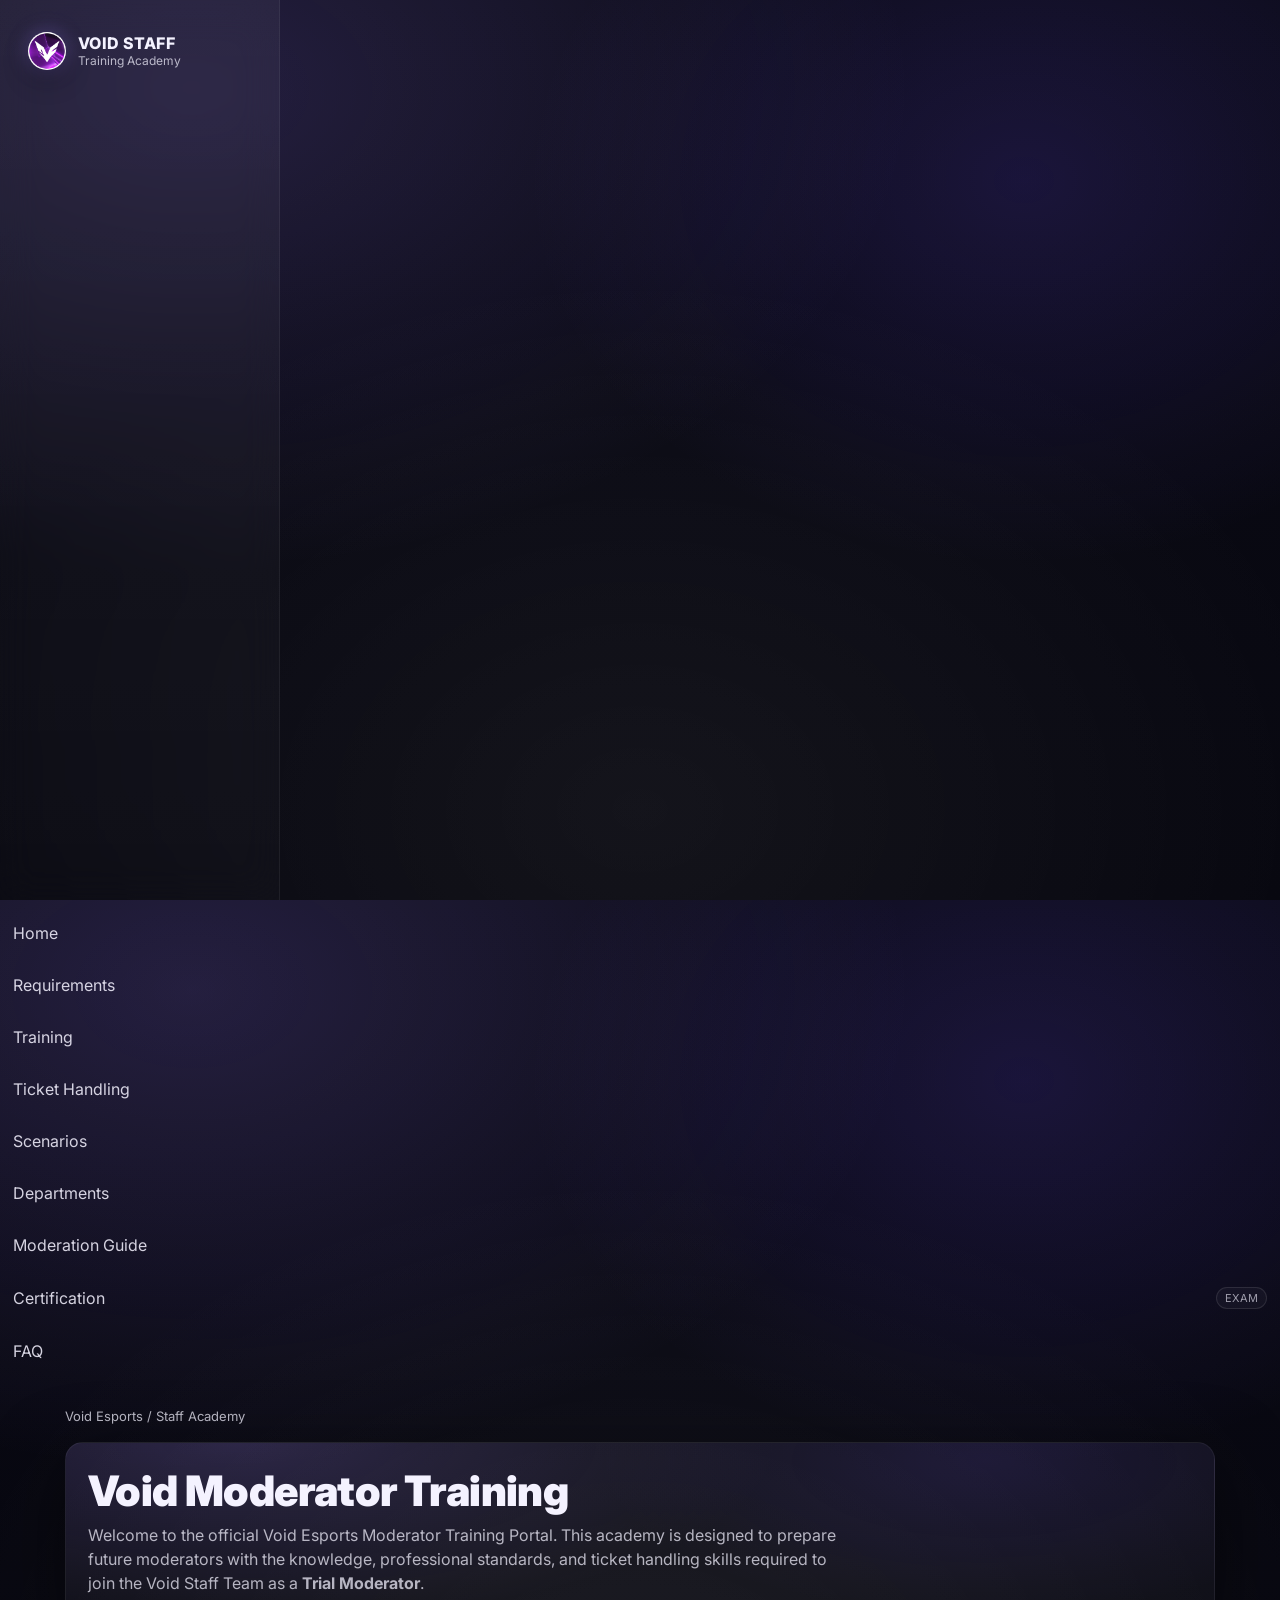
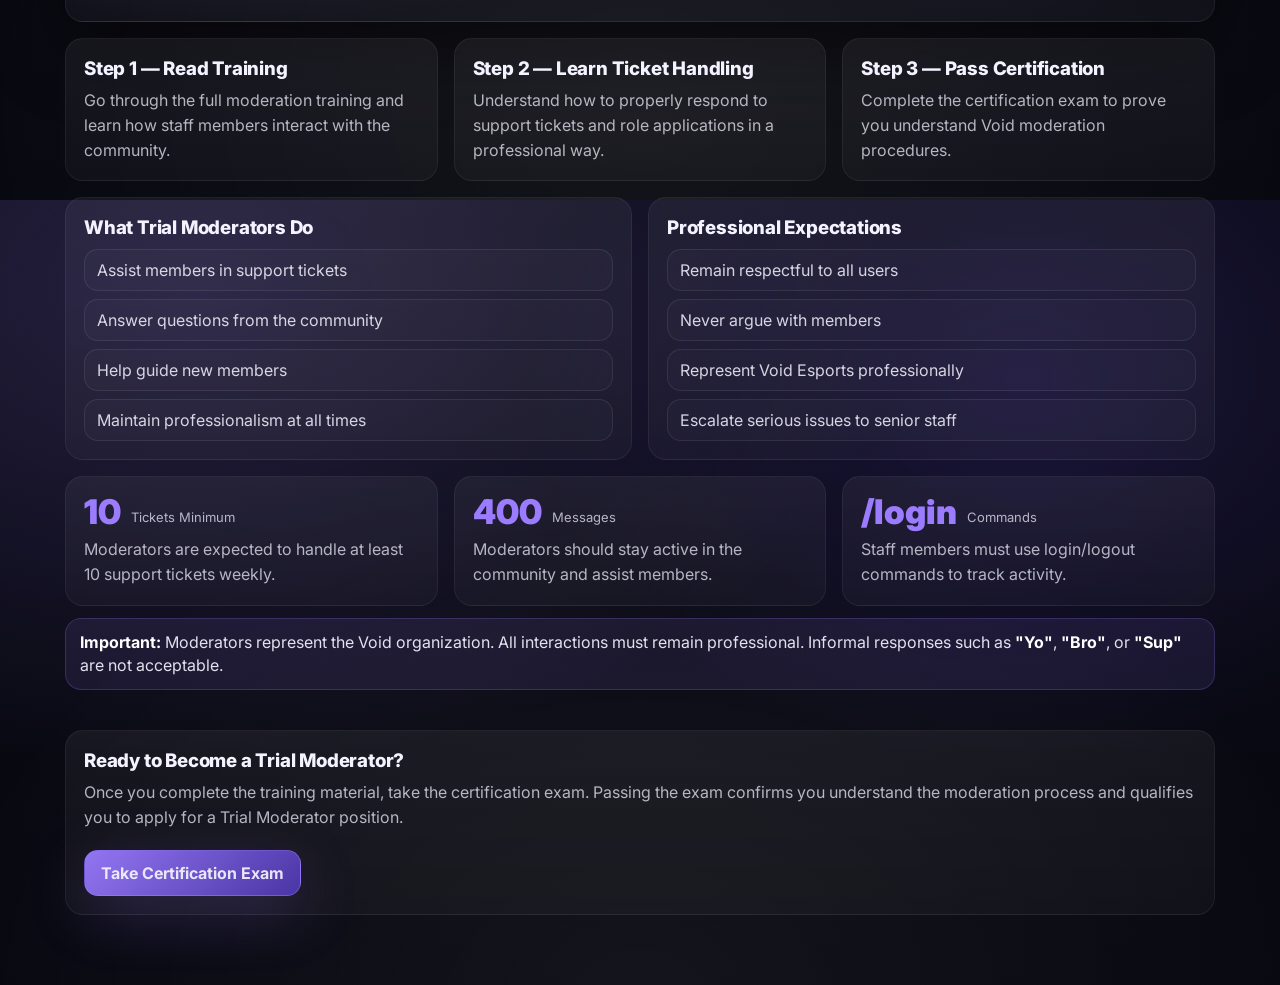
<file: index.html>
<!DOCTYPE html>

<html lang="en">

<head>
<meta charset="UTF-8">
<meta name="viewport" content="width=device-width, initial-scale=1.0">

<title>Void Staff Academy</title>

<link href="https://fonts.googleapis.com/css2?family=Inter:wght@300;400;600;800;900&display=swap" rel="stylesheet">

<link rel="stylesheet" href="css/main.css">
<link rel="stylesheet" href="css/layout.css">
<link rel="stylesheet" href="css/components.css">
</head>

<body>

<div class="shell">

<!-- SIDEBAR -->

<aside class="sidebar">

<div class="brand">

<img src="assets/logo.png" class="brand-logo">

<div class="brand-title">
<div class="top">VOID STAFF</div>
<div class="sub">Training Academy</div>
</div>

</div>

</div>

<nav class="nav">

<a href="index.html">Home</a>

<a href="requirements.html">Requirements</a>

<a href="training.html">Training</a>

<a href="tickets.html">Ticket Handling</a>

<a href="scenarios.html">Scenarios</a>

<a href="roles.html">Departments</a>

<a href="moderation.html">Moderation Guide</a>

<a href="certification.html">Certification <span class="tag">EXAM</span></a>

<a href="faq.html">FAQ</a>

</nav>

</aside>

<!-- MAIN CONTENT -->

<main class="main">

<div class="container fade-in">

<div class="topbar">

<div class="breadcrumb">
Void Esports / Staff Academy
</div>

</div>

<!-- HERO -->

<section class="hero">

<h1>Void Moderator Training</h1>

<p>
Welcome to the official Void Esports Moderator Training Portal.  
This academy is designed to prepare future moderators with the knowledge,
professional standards, and ticket handling skills required to join
the Void Staff Team as a <strong>Trial Moderator</strong>.
</p>

</section>

<!-- TRAINING PROCESS -->

<section class="grid cols-3">

<div class="card">

<h3>Step 1 — Read Training</h3>

<p>
Go through the full moderation training and learn how staff members
interact with the community.
</p>

</div>

<div class="card">

<h3>Step 2 — Learn Ticket Handling</h3>

<p>
Understand how to properly respond to support tickets and role
applications in a professional way.
</p>

</div>

<div class="card">

<h3>Step 3 — Pass Certification</h3>

<p>
Complete the certification exam to prove you understand
Void moderation procedures.
</p>

</div>

</section>

<!-- EXPECTATIONS -->

<section class="grid cols-2">

<div class="card">

<h3>What Trial Moderators Do</h3>

<div class="list">

<div class="item">Assist members in support tickets</div>

<div class="item">Answer questions from the community</div>

<div class="item">Help guide new members</div>

<div class="item">Maintain professionalism at all times</div>

</div>

</div>

<div class="card">

<h3>Professional Expectations</h3>

<div class="list">

<div class="item">Remain respectful to all users</div>

<div class="item">Never argue with members</div>

<div class="item">Represent Void Esports professionally</div>

<div class="item">Escalate serious issues to senior staff</div>

</div>

</div>

</section>

<!-- WEEKLY EXPECTATIONS -->

<section class="grid cols-3">

<div class="card">

<div class="kpi">

<div class="value">10</div>

<div class="label">Tickets Minimum</div>

</div>

<p>Moderators are expected to handle at least 10 support tickets weekly.</p>

</div>

<div class="card">

<div class="kpi">

<div class="value">400</div>

<div class="label">Messages</div>

</div>

<p>Moderators should stay active in the community and assist members.</p>

</div>

<div class="card">

<div class="kpi">

<div class="value">/login</div>

<div class="label">Commands</div>

</div>

<p>Staff members must use login/logout commands to track activity.</p>

</div>

</section>

<!-- WARNING NOTICE -->

<div class="notice">

<strong>Important:</strong>
Moderators represent the Void organization.
All interactions must remain professional.
Informal responses such as <strong>"Yo"</strong>, <strong>"Bro"</strong>, or <strong>"Sup"</strong> are not acceptable.

</div>

<!-- CERTIFICATION CTA -->

<section style="margin-top:40px">

<div class="card">

<h3>Ready to Become a Trial Moderator?</h3>

<p>
Once you complete the training material, take the certification exam.
Passing the exam confirms you understand the moderation process and
qualifies you to apply for a Trial Moderator position.
</p>

<br>

<a href="certification.html" class="btn primary">
Take Certification Exam
</a>

</div>

</section>

</div>

</main>

</div>

</body>

</html>
</file>
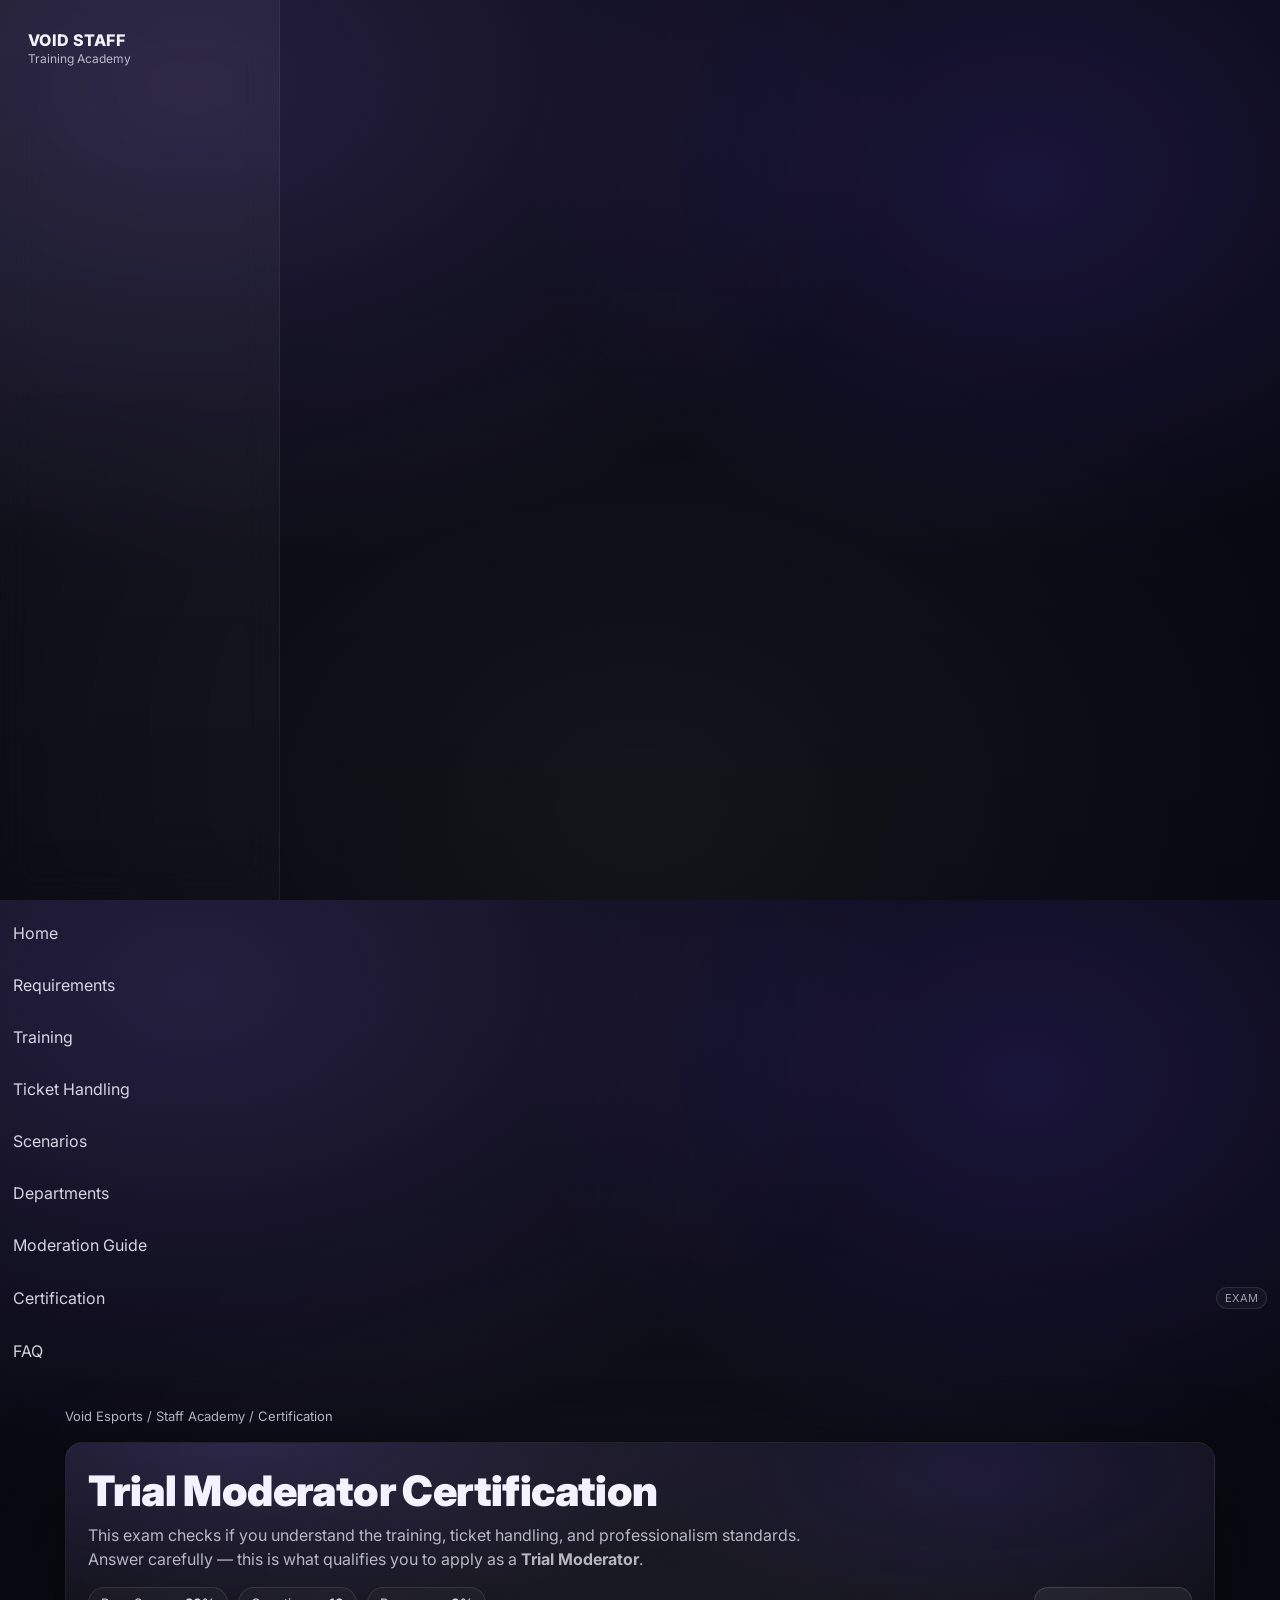
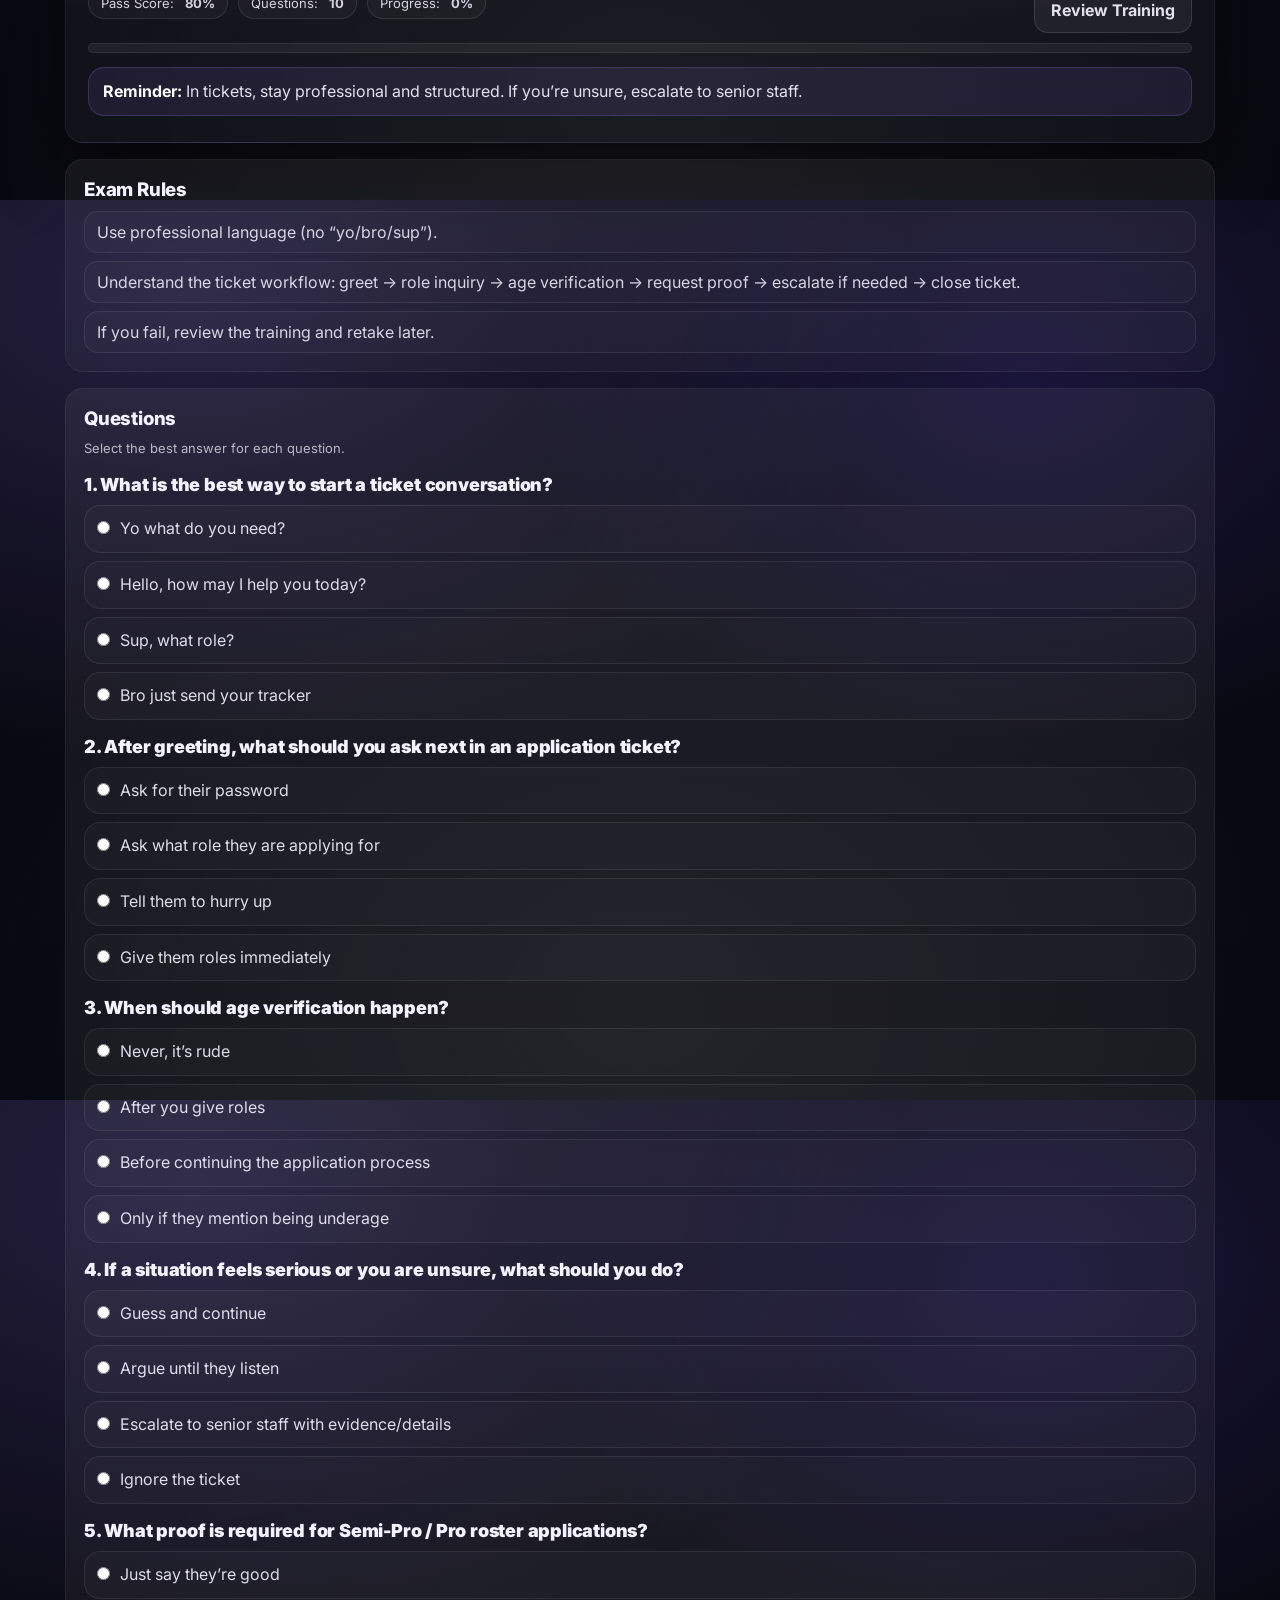
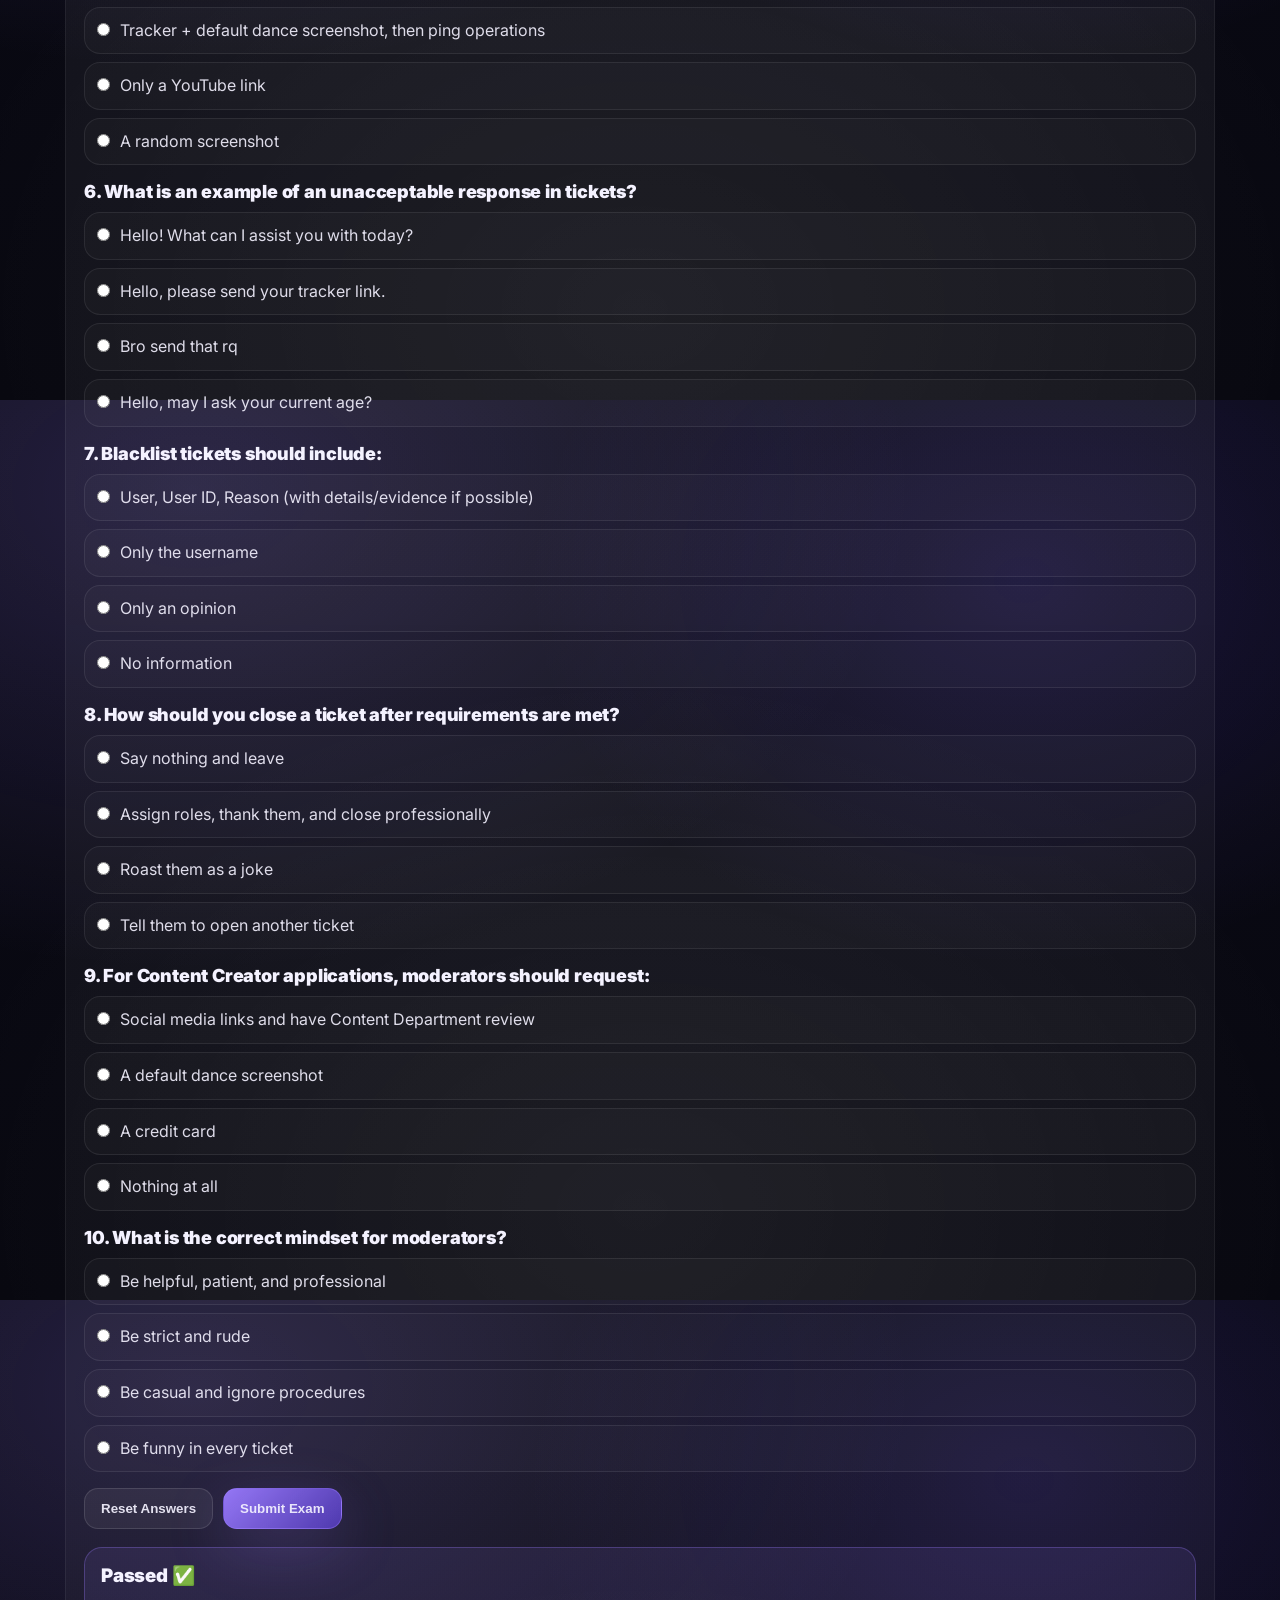
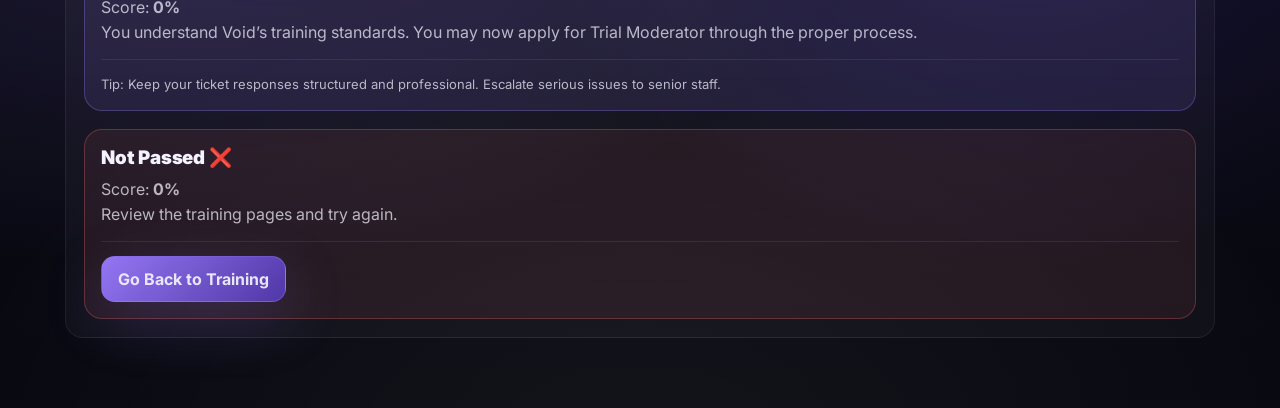
<file: certification.html>
<!DOCTYPE html>
<html lang="en">
<head>
  <meta charset="UTF-8" />
  <meta name="viewport" content="width=device-width, initial-scale=1.0" />
  <title>Certification | Void Staff Academy</title>

  <link href="https://fonts.googleapis.com/css2?family=Inter:wght@300;400;600;800;900&display=swap" rel="stylesheet">

  <link rel="stylesheet" href="css/main.css">
  <link rel="stylesheet" href="css/layout.css">
  <link rel="stylesheet" href="css/components.css">

  <style>
    /* Page-only helpers (kept small + clean) */
    .exam-top{
      display:flex;
      align-items:flex-start;
      justify-content:space-between;
      gap:16px;
      margin-top:16px;
    }
    .exam-meta{
      display:flex;
      gap:10px;
      flex-wrap:wrap;
      align-items:center;
    }
    .progress{
      height:10px;
      border-radius:999px;
      background:rgba(255,255,255,.06);
      border:1px solid rgba(255,255,255,.08);
      overflow:hidden;
      margin-top:10px;
    }
    .progress > div{
      height:100%;
      width:0%;
      background:linear-gradient(135deg, rgba(155,124,255,.95), rgba(109,75,255,.60));
      transition:width .25s ease;
    }

    .q{
      margin-top:16px;
    }
    .q-title{
      font-weight:900;
      letter-spacing:-.2px;
      font-size:18px;
      margin-bottom:10px;
    }
    .choice{
      display:flex;
      gap:10px;
      align-items:flex-start;
      padding:12px 12px;
      border-radius:16px;
      border:1px solid rgba(255,255,255,.08);
      background:rgba(255,255,255,.025);
      transition:transform .18s ease, border-color .18s ease, background .18s ease;
      cursor:pointer;
      user-select:none;
    }
    .choice:hover{
      transform:translateY(-1px);
      border-color:rgba(155,124,255,.22);
      background:rgba(155,124,255,.08);
    }
    .choice input{
      margin-top:3px;
      accent-color: var(--accent);
      cursor:pointer;
    }
    .choice .txt{
      color:rgba(244,242,255,.9);
      line-height:1.35;
    }

    .actions{
      display:flex;
      gap:10px;
      flex-wrap:wrap;
      margin-top:16px;
    }

    .result{
      display:none;
      margin-top:18px;
    }
    .result.good{
      display:block;
      border:1px solid rgba(155,124,255,.30);
      background:rgba(155,124,255,.10);
      border-radius:var(--radius);
      padding:16px 16px;
    }
    .result.bad{
      display:block;
      border:1px solid rgba(255,110,110,.28);
      background:rgba(255,110,110,.08);
      border-radius:var(--radius);
      padding:16px 16px;
    }
    .result h3{
      font-weight:900;
      margin-bottom:6px;
    }
    .muted{
      color:var(--muted);
      line-height:1.5;
    }

    .small{
      font-size:13px;
      color:var(--muted);
    }

    .divider{
      height:1px;
      width:100%;
      background:rgba(255,255,255,.08);
      margin:14px 0;
    }
  </style>
</head>

<body>
<div class="shell">

  <!-- SIDEBAR -->
  <aside class="sidebar">
    
  <div class="brand">
<div class="brand-title">
<div class="top">VOID STAFF</div>
<div class="sub">Training Academy</div>
</div>
</div>

</div>

    <nav class="nav">
      <a href="index.html">Home</a>
      <a href="requirements.html">Requirements</a>
      <a href="training.html">Training</a>
      <a href="tickets.html">Ticket Handling</a>
      <a href="scenarios.html">Scenarios</a>
      <a href="roles.html">Departments</a>
      <a href="moderation.html">Moderation Guide</a>
      <a href="certification.html">Certification <span class="tag">EXAM</span></a>
      <a href="faq.html">FAQ</a>
    </nav>
  </aside>

  <!-- MAIN -->
  <main class="main">
    <div class="container fade-in">

      <div class="topbar">
        <div class="breadcrumb">Void Esports / Staff Academy / Certification</div>
      </div>

      <section class="hero">
        <h1>Trial Moderator Certification</h1>
        <p>
          This exam checks if you understand the training, ticket handling, and professionalism standards.
          Answer carefully — this is what qualifies you to apply as a <strong>Trial Moderator</strong>.
        </p>

        <div class="exam-top">
          <div class="exam-meta">
            <span class="pill">Pass Score: <strong>&nbsp;80%</strong></span>
            <span class="pill">Questions: <strong>&nbsp;<span id="qCount">0</span></strong></span>
            <span class="pill">Progress: <strong>&nbsp;<span id="progressText">0%</span></strong></span>
          </div>

          <a class="btn" href="training.html">Review Training</a>
        </div>

        <div class="progress" aria-label="Progress">
          <div id="bar"></div>
        </div>

        <div class="notice" style="margin-top:14px">
          <strong>Reminder:</strong> In tickets, stay professional and structured. If you’re unsure, escalate to senior staff.
        </div>
      </section>

      <section class="card" style="margin-top:16px">
        <h3>Exam Rules</h3>
        <div class="list">
          <div class="item">Use professional language (no “yo/bro/sup”).</div>
          <div class="item">Understand the ticket workflow: greet → role inquiry → age verification → request proof → escalate if needed → close ticket.</div>
          <div class="item">If you fail, review the training and retake later.</div>
        </div>
      </section>

      <!-- QUESTIONS -->
      <section id="exam" class="card" style="margin-top:16px">
        <h3>Questions</h3>
        <p class="small">Select the best answer for each question.</p>

        <div id="questions"></div>

        <div class="actions">
          <button class="btn" id="resetBtn" type="button">Reset Answers</button>
          <button class="btn primary" id="submitBtn" type="button">Submit Exam</button>
        </div>

        <div id="resultGood" class="result good">
          <h3>Passed ✅</h3>
          <p class="muted">
            Score: <strong><span id="scoreGood">0</span>%</strong><br>
            You understand Void’s training standards. You may now apply for Trial Moderator through the proper process.
          </p>
          <div class="divider"></div>
          <p class="small">
            Tip: Keep your ticket responses structured and professional. Escalate serious issues to senior staff.
          </p>
        </div>

        <div id="resultBad" class="result bad">
          <h3>Not Passed ❌</h3>
          <p class="muted">
            Score: <strong><span id="scoreBad">0</span>%</strong><br>
            Review the training pages and try again.
          </p>
          <div class="divider"></div>
          <a class="btn primary" href="training.html">Go Back to Training</a>
        </div>

      </section>

    </div>
  </main>
</div>

<script>
  // Premium but simple exam logic (no database)
  const PASS_SCORE = 80;

  const quiz = [
    {
      q: "What is the best way to start a ticket conversation?",
      a: [
        "Yo what do you need?",
        "Hello, how may I help you today?",
        "Sup, what role?",
        "Bro just send your tracker"
      ],
      correct: 1
    },
    {
      q: "After greeting, what should you ask next in an application ticket?",
      a: [
        "Ask for their password",
        "Ask what role they are applying for",
        "Tell them to hurry up",
        "Give them roles immediately"
      ],
      correct: 1
    },
    {
      q: "When should age verification happen?",
      a: [
        "Never, it’s rude",
        "After you give roles",
        "Before continuing the application process",
        "Only if they mention being underage"
      ],
      correct: 2
    },
    {
      q: "If a situation feels serious or you are unsure, what should you do?",
      a: [
        "Guess and continue",
        "Argue until they listen",
        "Escalate to senior staff with evidence/details",
        "Ignore the ticket"
      ],
      correct: 2
    },
    {
      q: "What proof is required for Semi-Pro / Pro roster applications?",
      a: [
        "Just say they’re good",
        "Tracker + default dance screenshot, then ping operations",
        "Only a YouTube link",
        "A random screenshot"
      ],
      correct: 1
    },
    {
      q: "What is an example of an unacceptable response in tickets?",
      a: [
        "Hello! What can I assist you with today?",
        "Hello, please send your tracker link.",
        "Bro send that rq",
        "Hello, may I ask your current age?"
      ],
      correct: 2
    },
    {
      q: "Blacklist tickets should include:",
      a: [
        "User, User ID, Reason (with details/evidence if possible)",
        "Only the username",
        "Only an opinion",
        "No information"
      ],
      correct: 0
    },
    {
      q: "How should you close a ticket after requirements are met?",
      a: [
        "Say nothing and leave",
        "Assign roles, thank them, and close professionally",
        "Roast them as a joke",
        "Tell them to open another ticket"
      ],
      correct: 1
    },
    {
      q: "For Content Creator applications, moderators should request:",
      a: [
        "Social media links and have Content Department review",
        "A default dance screenshot",
        "A credit card",
        "Nothing at all"
      ],
      correct: 0
    },
    {
      q: "What is the correct mindset for moderators?",
      a: [
        "Be helpful, patient, and professional",
        "Be strict and rude",
        "Be casual and ignore procedures",
        "Be funny in every ticket"
      ],
      correct: 0
    }
  ];

  const questionsEl = document.getElementById("questions");
  const qCountEl = document.getElementById("qCount");
  const barEl = document.getElementById("bar");
  const progressTextEl = document.getElementById("progressText");

  const goodBox = document.getElementById("resultGood");
  const badBox = document.getElementById("resultBad");
  const scoreGoodEl = document.getElementById("scoreGood");
  const scoreBadEl = document.getElementById("scoreBad");

  function render(){
    qCountEl.textContent = quiz.length;

    questionsEl.innerHTML = quiz.map((item, idx) => {
      const choices = item.a.map((txt, cIdx) => {
        const name = `q_${idx}`;
        const id = `q_${idx}_${cIdx}`;
        return `
          <label class="choice" for="${id}">
            <input id="${id}" type="radio" name="${name}" value="${cIdx}">
            <div class="txt">${txt}</div>
          </label>
        `;
      }).join("");

      return `
        <div class="q">
          <div class="q-title">${idx+1}. ${item.q}</div>
          <div class="list">${choices}</div>
        </div>
      `;
    }).join("");

    attachProgress();
    updateProgress();
  }

  function getAnswers(){
    return quiz.map((_, idx) => {
      const picked = document.querySelector(`input[name="q_${idx}"]:checked`);
      return picked ? Number(picked.value) : null;
    });
  }

  function attachProgress(){
    document.querySelectorAll('input[type="radio"]').forEach(r => {
      r.addEventListener("change", updateProgress);
    });
  }

  function updateProgress(){
    const answers = getAnswers();
    const answered = answers.filter(v => v !== null).length;
    const pct = Math.round((answered / quiz.length) * 100);
    barEl.style.width = pct + "%";
    progressTextEl.textContent = pct + "%";
  }

  function grade(){
    const answers = getAnswers();

    // Must answer all
    if (answers.some(v => v === null)){
      alert("Please answer every question before submitting.");
      return;
    }

    let correct = 0;
    answers.forEach((val, idx) => {
      if (val === quiz[idx].correct) correct++;
    });

    const score = Math.round((correct / quiz.length) * 100);

    goodBox.style.display = "none";
    badBox.style.display = "none";

    if (score >= PASS_SCORE){
      scoreGoodEl.textContent = score;
      goodBox.style.display = "block";
      goodBox.scrollIntoView({ behavior: "smooth", block: "start" });
    } else {
      scoreBadEl.textContent = score;
      badBox.style.display = "block";
      badBox.scrollIntoView({ behavior: "smooth", block: "start" });
    }
  }

  function resetAll(){
    document.querySelectorAll('input[type="radio"]').forEach(r => r.checked = false);
    updateProgress();
    goodBox.style.display = "none";
    badBox.style.display = "none";
    window.scrollTo({ top: 0, behavior: "smooth" });
  }

  document.getElementById("submitBtn").addEventListener("click", grade);
  document.getElementById("resetBtn").addEventListener("click", resetAll);

  render();
</script>
</body>
</html>
</file>
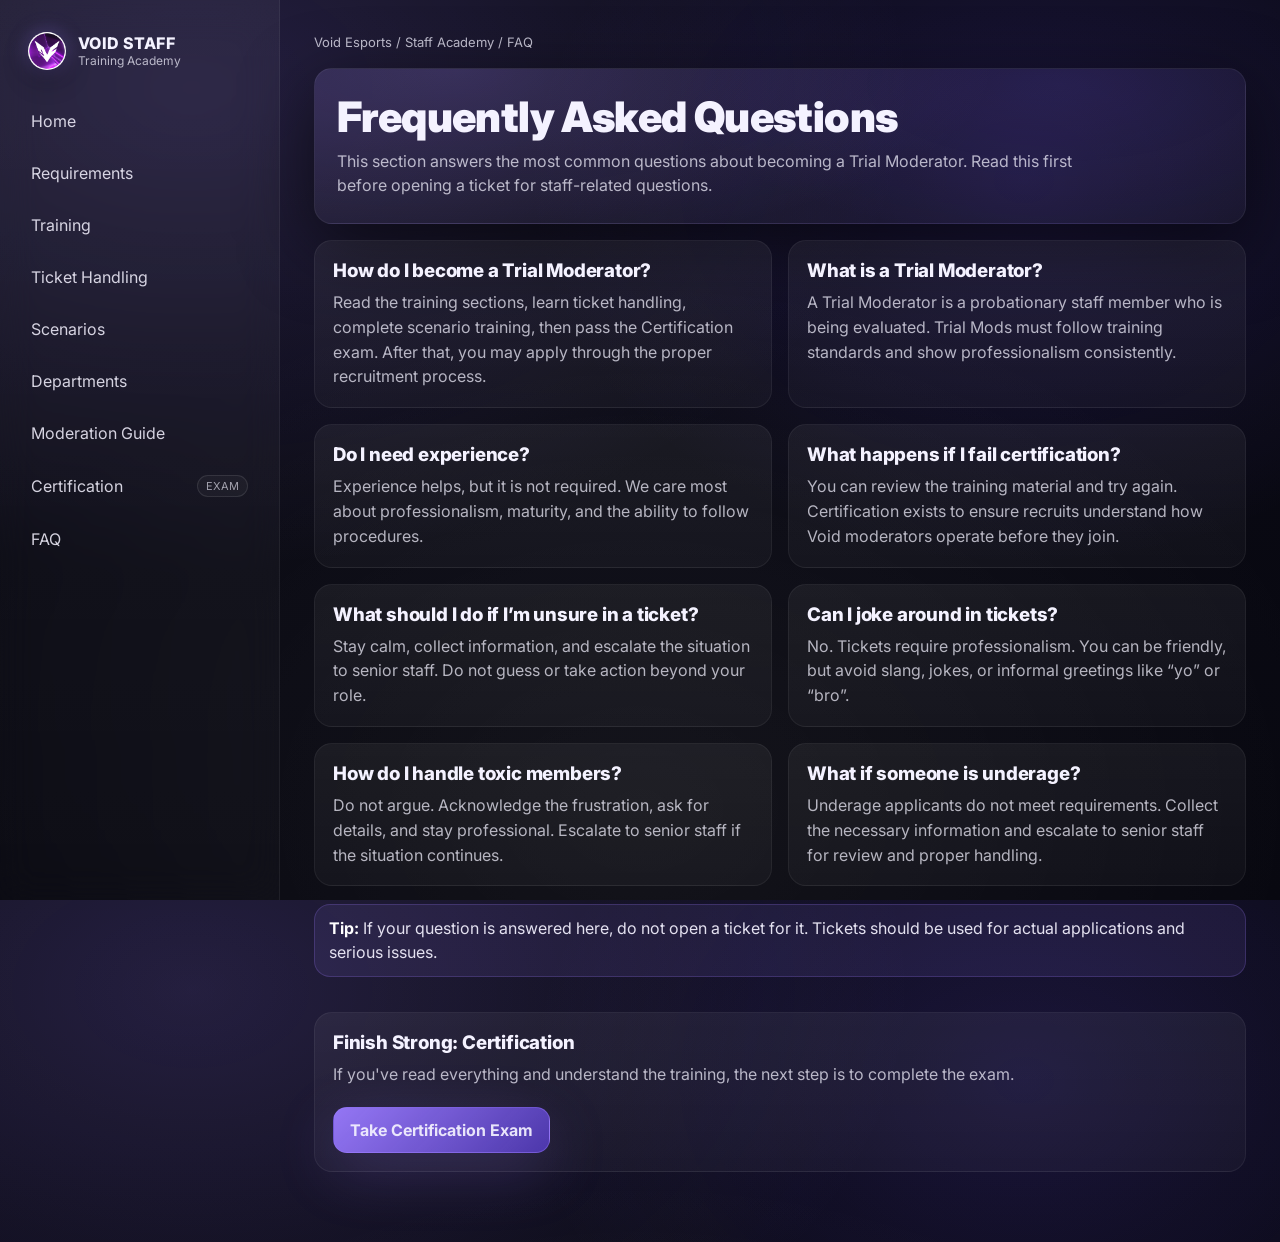
<file: faq.html>
<!DOCTYPE html>
<html lang="en">

<head>
<meta charset="UTF-8">
<meta name="viewport" content="width=device-width, initial-scale=1.0">

<title>FAQ | Void Staff Academy</title>

<link href="https://fonts.googleapis.com/css2?family=Inter:wght@300;400;600;800;900&display=swap" rel="stylesheet">

<link rel="stylesheet" href="css/main.css">
<link rel="stylesheet" href="css/layout.css">
<link rel="stylesheet" href="css/components.css">
</head>

<body>

<div class="shell">

<!-- SIDEBAR -->
<aside class="sidebar">

  <div class="brand">

<img src="assets/logo.png" class="brand-logo">

<div class="brand-title">
<div class="top">VOID STAFF</div>
<div class="sub">Training Academy</div>
</div>

</div>

  <nav class="nav">
    <a href="index.html">Home</a>
    <a href="requirements.html">Requirements</a>
    <a href="training.html">Training</a>
    <a href="tickets.html">Ticket Handling</a>
    <a href="scenarios.html">Scenarios</a>
    <a href="roles.html">Departments</a>
    <a href="moderation.html">Moderation Guide</a>
    <a href="certification.html">Certification <span class="tag">EXAM</span></a>
    <a href="faq.html">FAQ</a>
  </nav>

</aside>

<!-- MAIN -->
<main class="main">
<div class="container fade-in">

  <div class="topbar">
    <div class="breadcrumb">Void Esports / Staff Academy / FAQ</div>
  </div>

  <!-- HERO -->
  <section class="hero">
    <h1>Frequently Asked Questions</h1>
    <p>
      This section answers the most common questions about becoming a Trial Moderator.
      Read this first before opening a ticket for staff-related questions.
    </p>
  </section>

  <!-- FAQ CARDS -->
  <section class="grid cols-2">

    <div class="card">
      <h3>How do I become a Trial Moderator?</h3>
      <p>
        Read the training sections, learn ticket handling, complete scenario training,
        then pass the Certification exam. After that, you may apply through the proper
        recruitment process.
      </p>
    </div>

    <div class="card">
      <h3>What is a Trial Moderator?</h3>
      <p>
        A Trial Moderator is a probationary staff member who is being evaluated.
        Trial Mods must follow training standards and show professionalism consistently.
      </p>
    </div>

    <div class="card">
      <h3>Do I need experience?</h3>
      <p>
        Experience helps, but it is not required. We care most about professionalism,
        maturity, and the ability to follow procedures.
      </p>
    </div>

    <div class="card">
      <h3>What happens if I fail certification?</h3>
      <p>
        You can review the training material and try again. Certification exists to ensure
        recruits understand how Void moderators operate before they join.
      </p>
    </div>

    <div class="card">
      <h3>What should I do if I’m unsure in a ticket?</h3>
      <p>
        Stay calm, collect information, and escalate the situation to senior staff.
        Do not guess or take action beyond your role.
      </p>
    </div>

    <div class="card">
      <h3>Can I joke around in tickets?</h3>
      <p>
        No. Tickets require professionalism. You can be friendly, but avoid slang, jokes,
        or informal greetings like “yo” or “bro”.
      </p>
    </div>

    <div class="card">
      <h3>How do I handle toxic members?</h3>
      <p>
        Do not argue. Acknowledge the frustration, ask for details, and stay professional.
        Escalate to senior staff if the situation continues.
      </p>
    </div>

    <div class="card">
      <h3>What if someone is underage?</h3>
      <p>
        Underage applicants do not meet requirements. Collect the necessary information
        and escalate to senior staff for review and proper handling.
      </p>
    </div>

  </section>

  <div class="notice" style="margin-top:18px">
    <strong>Tip:</strong> If your question is answered here, do not open a ticket for it.
    Tickets should be used for actual applications and serious issues.
  </div>

  <!-- NEXT -->
  <section style="margin-top:35px">
    <div class="card">
      <h3>Finish Strong: Certification</h3>
      <p>
        If you've read everything and understand the training, the next step is to complete the exam.
      </p>
      <br>
      <a href="certification.html" class="btn primary">Take Certification Exam</a>
    </div>
  </section>

</div>
</main>

</div>

</body>
</html>
</file>
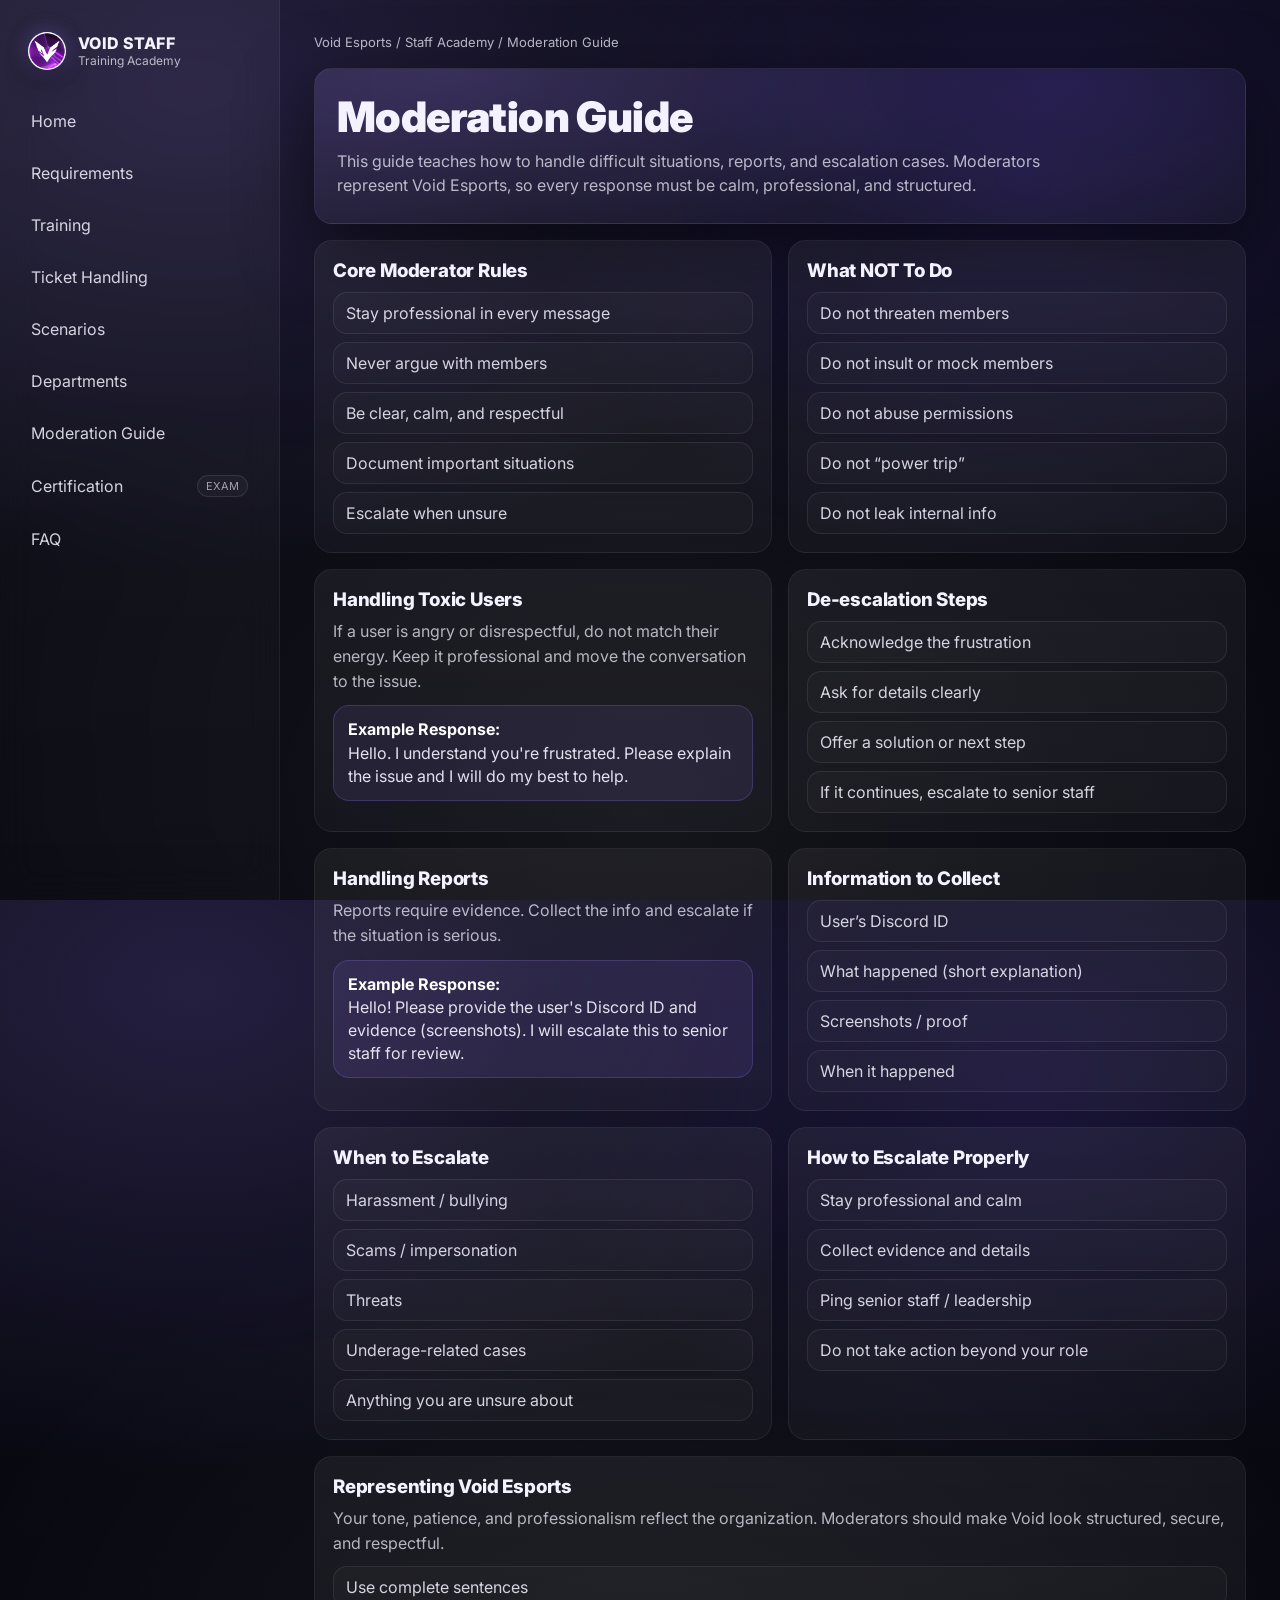
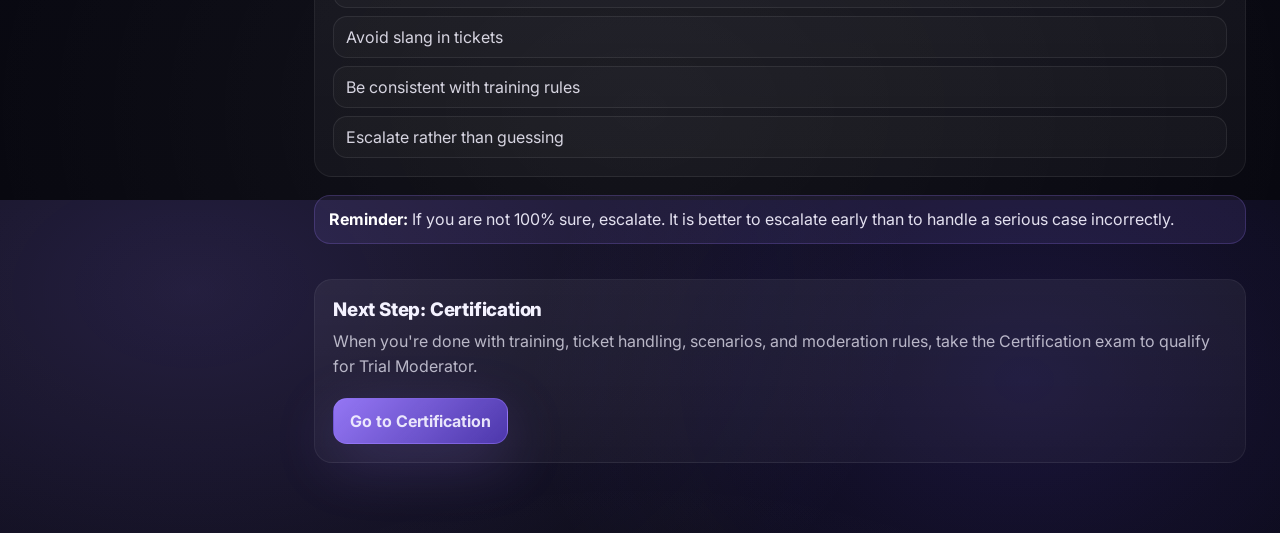
<file: moderation.html>
<!DOCTYPE html>
<html lang="en">

<head>
<meta charset="UTF-8">
<meta name="viewport" content="width=device-width, initial-scale=1.0">

<title>Moderation Guide | Void Staff Academy</title>

<link href="https://fonts.googleapis.com/css2?family=Inter:wght@300;400;600;800;900&display=swap" rel="stylesheet">

<link rel="stylesheet" href="css/main.css">
<link rel="stylesheet" href="css/layout.css">
<link rel="stylesheet" href="css/components.css">
</head>

<body>

<div class="shell">

<!-- SIDEBAR -->
<aside class="sidebar">

  <div class="brand">

<img src="assets/logo.png" class="brand-logo">

<div class="brand-title">
<div class="top">VOID STAFF</div>
<div class="sub">Training Academy</div>
</div>

</div>

  <nav class="nav">
    <a href="index.html">Home</a>
    <a href="requirements.html">Requirements</a>
    <a href="training.html">Training</a>
    <a href="tickets.html">Ticket Handling</a>
    <a href="scenarios.html">Scenarios</a>
    <a href="roles.html">Departments</a>
    <a href="moderation.html">Moderation Guide</a>
    <a href="certification.html">Certification <span class="tag">EXAM</span></a>
    <a href="faq.html">FAQ</a>
  </nav>

</aside>

<!-- MAIN -->
<main class="main">
<div class="container fade-in">

  <div class="topbar">
    <div class="breadcrumb">Void Esports / Staff Academy / Moderation Guide</div>
  </div>

  <!-- HERO -->
  <section class="hero">
    <h1>Moderation Guide</h1>
    <p>
      This guide teaches how to handle difficult situations, reports, and escalation cases.
      Moderators represent Void Esports, so every response must be calm, professional, and structured.
    </p>
  </section>

  <!-- CORE RULES -->
  <section class="grid cols-2">

    <div class="card">
      <h3>Core Moderator Rules</h3>
      <div class="list">
        <div class="item">Stay professional in every message</div>
        <div class="item">Never argue with members</div>
        <div class="item">Be clear, calm, and respectful</div>
        <div class="item">Document important situations</div>
        <div class="item">Escalate when unsure</div>
      </div>
    </div>

    <div class="card">
      <h3>What NOT To Do</h3>
      <div class="list">
        <div class="item">Do not threaten members</div>
        <div class="item">Do not insult or mock members</div>
        <div class="item">Do not abuse permissions</div>
        <div class="item">Do not “power trip”</div>
        <div class="item">Do not leak internal info</div>
      </div>
    </div>

  </section>

  <!-- TOXIC USERS -->
  <section class="grid cols-2" style="margin-top:16px">

    <div class="card">
      <h3>Handling Toxic Users</h3>
      <p>
        If a user is angry or disrespectful, do not match their energy.
        Keep it professional and move the conversation to the issue.
      </p>
      <div class="notice">
        <strong>Example Response:</strong><br>
        Hello. I understand you're frustrated. Please explain the issue and I will do my best to help.
      </div>
    </div>

    <div class="card">
      <h3>De-escalation Steps</h3>
      <div class="list">
        <div class="item">Acknowledge the frustration</div>
        <div class="item">Ask for details clearly</div>
        <div class="item">Offer a solution or next step</div>
        <div class="item">If it continues, escalate to senior staff</div>
      </div>
    </div>

  </section>

  <!-- REPORTS -->
  <section class="grid cols-2" style="margin-top:16px">

    <div class="card">
      <h3>Handling Reports</h3>
      <p>
        Reports require evidence. Collect the info and escalate if the situation is serious.
      </p>
      <div class="notice">
        <strong>Example Response:</strong><br>
        Hello! Please provide the user's Discord ID and evidence (screenshots). I will escalate this to senior staff for review.
      </div>
    </div>

    <div class="card">
      <h3>Information to Collect</h3>
      <div class="list">
        <div class="item">User’s Discord ID</div>
        <div class="item">What happened (short explanation)</div>
        <div class="item">Screenshots / proof</div>
        <div class="item">When it happened</div>
      </div>
    </div>

  </section>

  <!-- ESCALATION -->
  <section class="grid cols-2" style="margin-top:16px">

    <div class="card">
      <h3>When to Escalate</h3>
      <div class="list">
        <div class="item">Harassment / bullying</div>
        <div class="item">Scams / impersonation</div>
        <div class="item">Threats</div>
        <div class="item">Underage-related cases</div>
        <div class="item">Anything you are unsure about</div>
      </div>
    </div>

    <div class="card">
      <h3>How to Escalate Properly</h3>
      <div class="list">
        <div class="item">Stay professional and calm</div>
        <div class="item">Collect evidence and details</div>
        <div class="item">Ping senior staff / leadership</div>
        <div class="item">Do not take action beyond your role</div>
      </div>
    </div>

  </section>

  <!-- PROFESSIONAL IMAGE -->
  <section class="card" style="margin-top:16px">
    <h3>Representing Void Esports</h3>
    <p>
      Your tone, patience, and professionalism reflect the organization.
      Moderators should make Void look structured, secure, and respectful.
    </p>
    <div class="list">
      <div class="item">Use complete sentences</div>
      <div class="item">Avoid slang in tickets</div>
      <div class="item">Be consistent with training rules</div>
      <div class="item">Escalate rather than guessing</div>
    </div>
  </section>

  <div class="notice" style="margin-top:18px">
    <strong>Reminder:</strong> If you are not 100% sure, escalate. It is better to escalate early
    than to handle a serious case incorrectly.
  </div>

  <!-- NEXT -->
  <section style="margin-top:35px">
    <div class="card">
      <h3>Next Step: Certification</h3>
      <p>
        When you're done with training, ticket handling, scenarios, and moderation rules,
        take the Certification exam to qualify for Trial Moderator.
      </p>
      <br>
      <a href="certification.html" class="btn primary">Go to Certification</a>
    </div>
  </section>

</div>
</main>

</div>

</body>
</html>
</file>
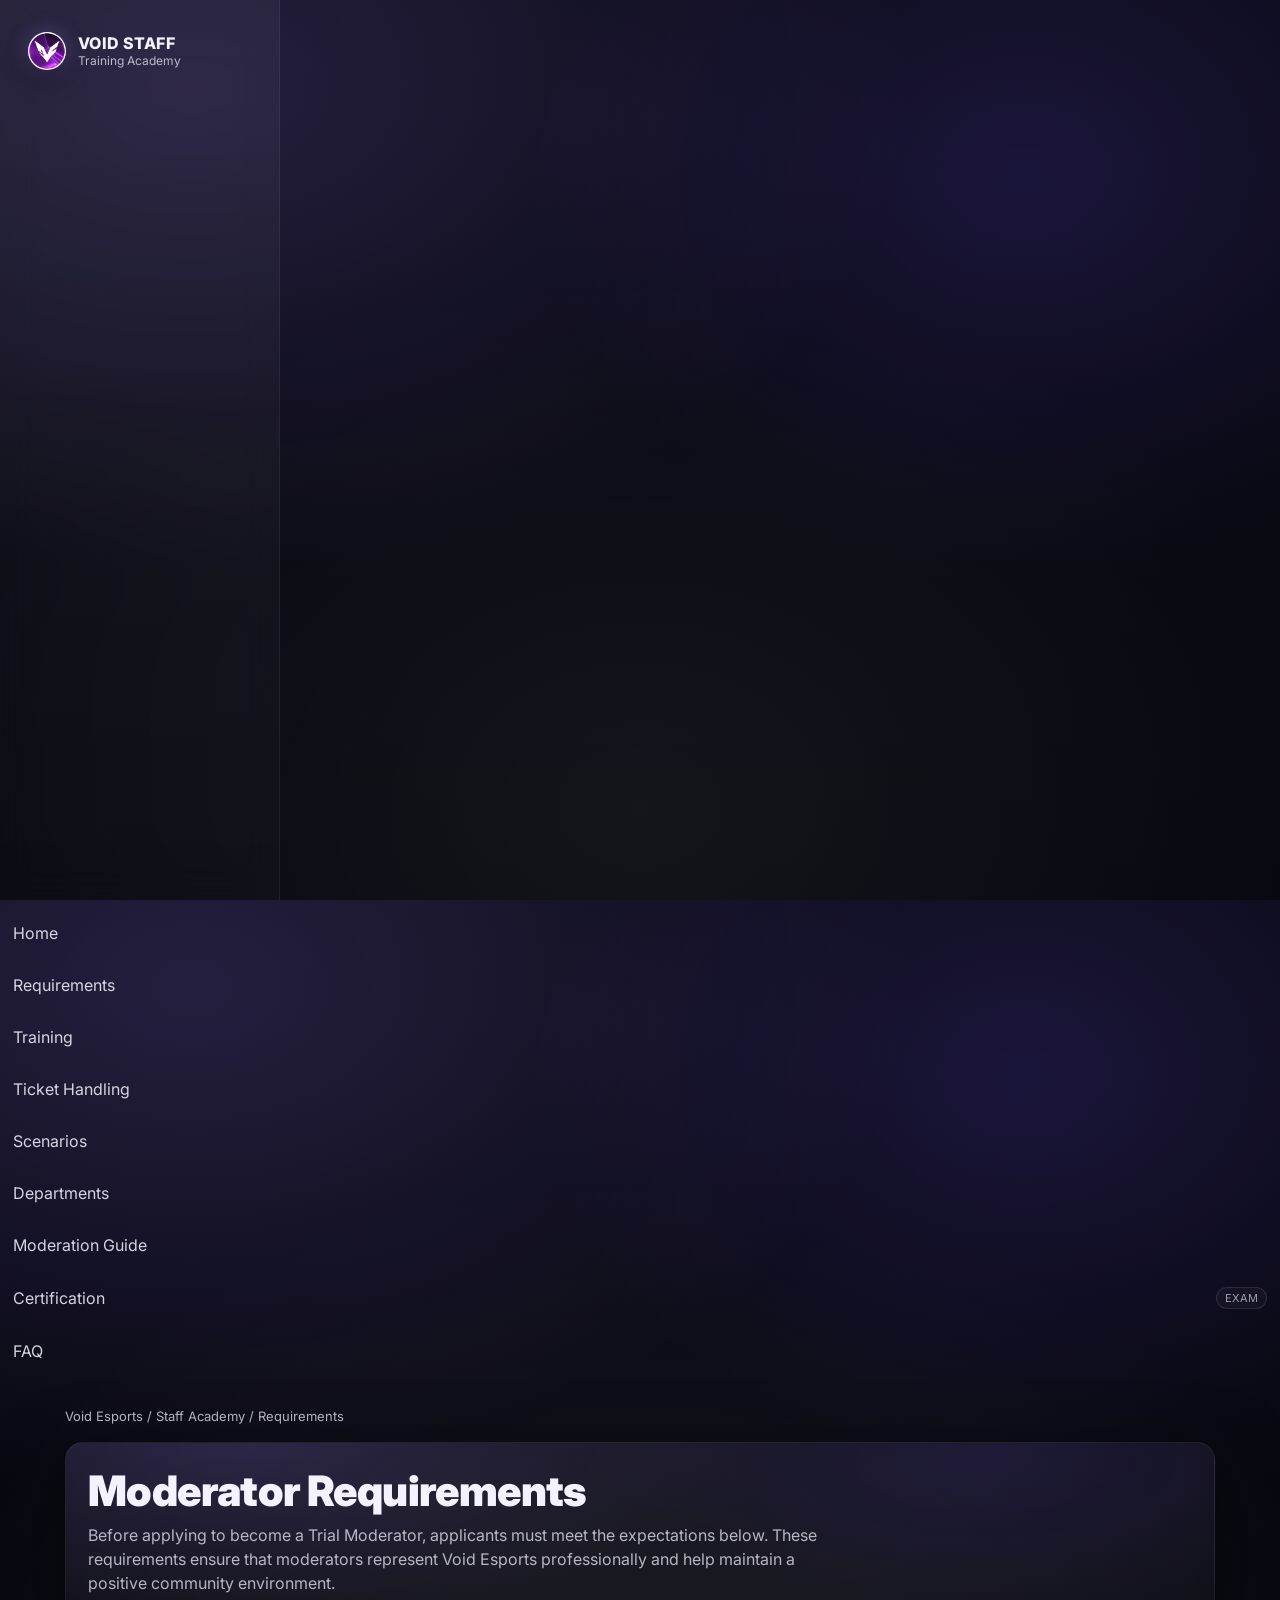
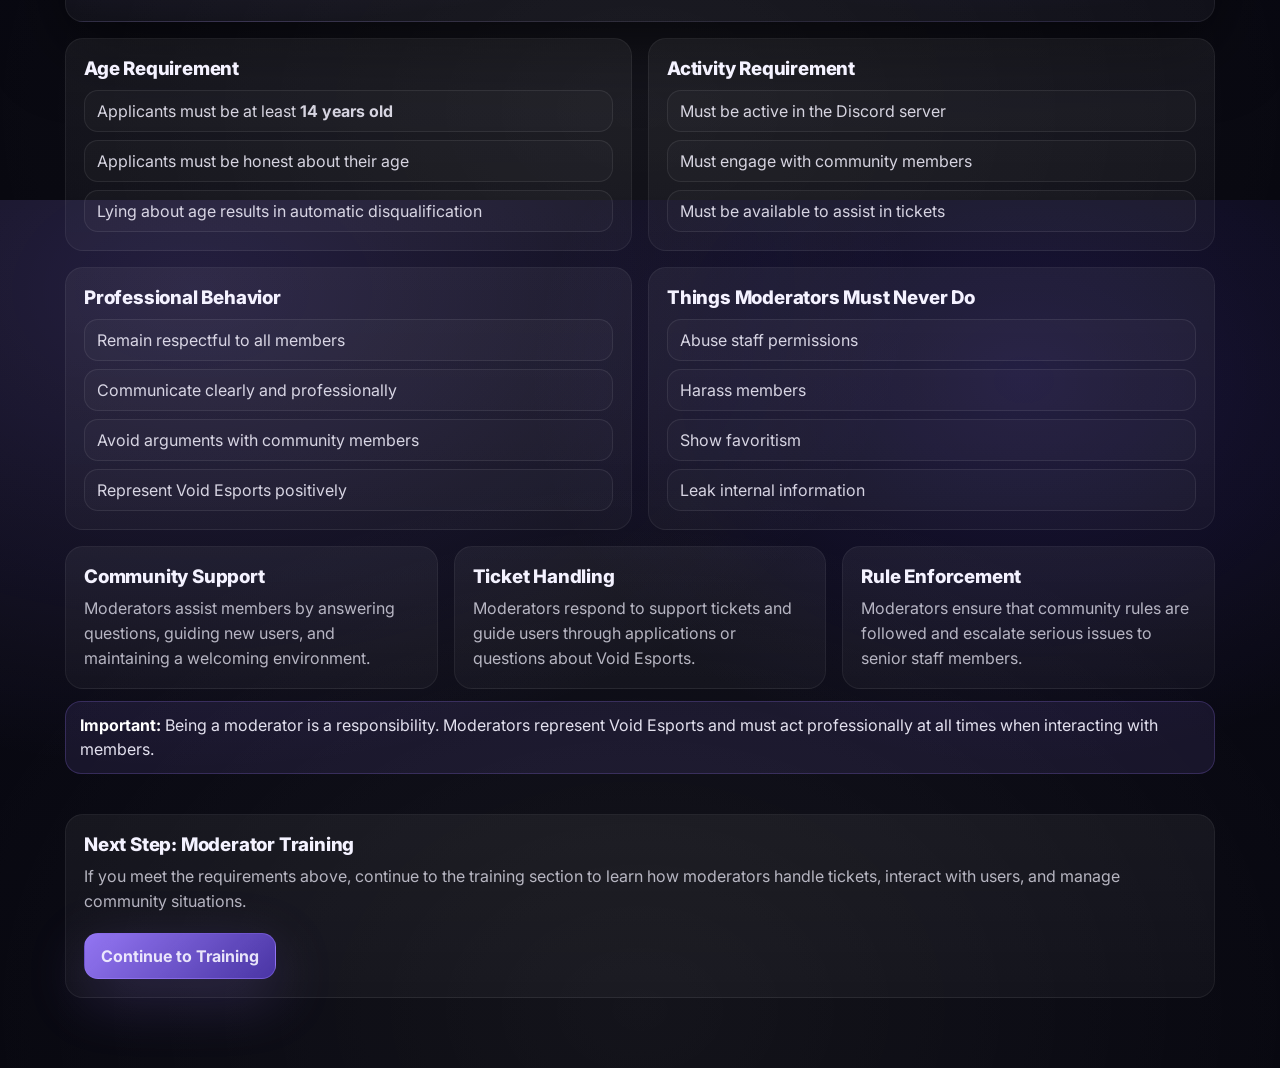
<file: requirements.html>
<!DOCTYPE html>

<html lang="en">

<head>
<meta charset="UTF-8">
<meta name="viewport" content="width=device-width, initial-scale=1.0">

<title>Moderator Requirements | Void Staff Academy</title>

<link href="https://fonts.googleapis.com/css2?family=Inter:wght@300;400;600;800;900&display=swap" rel="stylesheet">

<link rel="stylesheet" href="css/main.css">
<link rel="stylesheet" href="css/layout.css">
<link rel="stylesheet" href="css/components.css">
</head>

<body>

<div class="shell">

<!-- SIDEBAR -->

<aside class="sidebar">

<div class="brand">

<img src="assets/logo.png" class="brand-logo">

<div class="brand-title">
<div class="top">VOID STAFF</div>
<div class="sub">Training Academy</div>
</div>

</div>

</div>

<nav class="nav">

<a href="index.html">Home</a>

<a href="requirements.html">Requirements</a>

<a href="training.html">Training</a>

<a href="tickets.html">Ticket Handling</a>

<a href="scenarios.html">Scenarios</a>

<a href="roles.html">Departments</a>

<a href="moderation.html">Moderation Guide</a>

<a href="certification.html">Certification <span class="tag">EXAM</span></a>

<a href="faq.html">FAQ</a>

</nav>

</aside>

<!-- MAIN -->

<main class="main">

<div class="container fade-in">

<div class="topbar">
<div class="breadcrumb">
Void Esports / Staff Academy / Requirements
</div>
</div>

<!-- HERO -->

<section class="hero">

<h1>Moderator Requirements</h1>

<p>
Before applying to become a Trial Moderator, applicants must meet
the expectations below. These requirements ensure that moderators
represent Void Esports professionally and help maintain a positive
community environment.
</p>

</section>

<!-- AGE REQUIREMENTS -->

<section class="grid cols-2">

<div class="card">

<h3>Age Requirement</h3>

<div class="list">

<div class="item">Applicants must be at least <strong>14 years old</strong></div>

<div class="item">Applicants must be honest about their age</div>

<div class="item">Lying about age results in automatic disqualification</div>

</div>

</div>

<div class="card">

<h3>Activity Requirement</h3>

<div class="list">

<div class="item">Must be active in the Discord server</div>

<div class="item">Must engage with community members</div>

<div class="item">Must be available to assist in tickets</div>

</div>

</div>

</section>

<!-- BEHAVIOR EXPECTATIONS -->

<section class="grid cols-2">

<div class="card">

<h3>Professional Behavior</h3>

<div class="list">

<div class="item">Remain respectful to all members</div>

<div class="item">Communicate clearly and professionally</div>

<div class="item">Avoid arguments with community members</div>

<div class="item">Represent Void Esports positively</div>

</div>

</div>

<div class="card">

<h3>Things Moderators Must Never Do</h3>

<div class="list">

<div class="item">Abuse staff permissions</div>

<div class="item">Harass members</div>

<div class="item">Show favoritism</div>

<div class="item">Leak internal information</div>

</div>

</div>

</section>

<!-- RESPONSIBILITIES -->

<section class="grid cols-3">

<div class="card">

<h3>Community Support</h3>

<p>
Moderators assist members by answering questions, guiding new
users, and maintaining a welcoming environment.
</p>

</div>

<div class="card">

<h3>Ticket Handling</h3>

<p>
Moderators respond to support tickets and guide users through
applications or questions about Void Esports.
</p>

</div>

<div class="card">

<h3>Rule Enforcement</h3>

<p>
Moderators ensure that community rules are followed and escalate
serious issues to senior staff members.
</p>

</div>

</section>

<!-- WARNING -->

<div class="notice">

<strong>Important:</strong>
Being a moderator is a responsibility.
Moderators represent Void Esports and must act professionally
at all times when interacting with members.

</div>

<!-- NEXT STEP -->

<section style="margin-top:40px">

<div class="card">

<h3>Next Step: Moderator Training</h3>

<p>
If you meet the requirements above, continue to the training section
to learn how moderators handle tickets, interact with users, and
manage community situations.
</p>

<br>

<a href="training.html" class="btn primary">
Continue to Training
</a>

</div>

</section>

</div>

</main>

</div>

</body>

</html>
</file>
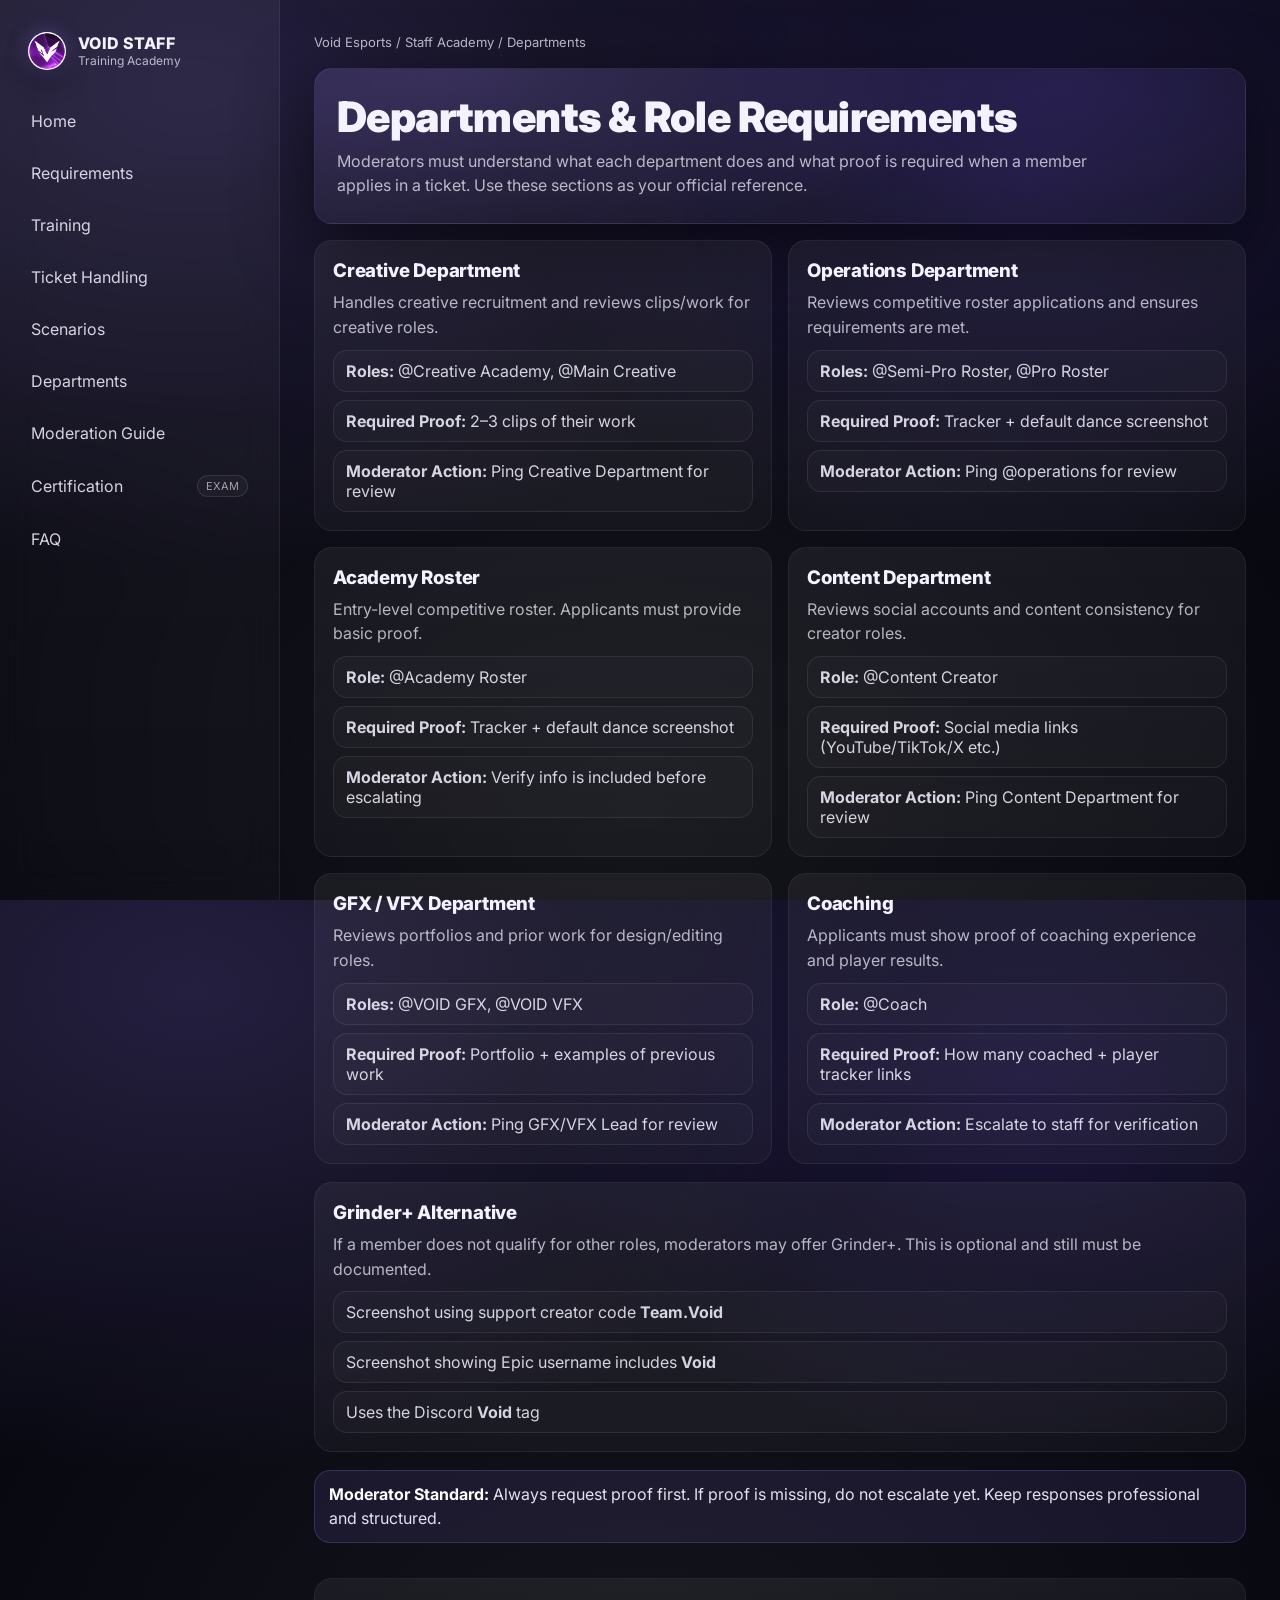
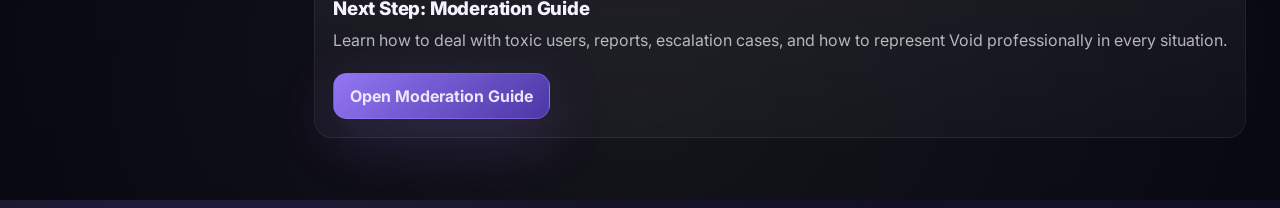
<file: roles.html>
<!DOCTYPE html>
<html lang="en">

<head>
<meta charset="UTF-8">
<meta name="viewport" content="width=device-width, initial-scale=1.0">

<title>Departments | Void Staff Academy</title>

<link href="https://fonts.googleapis.com/css2?family=Inter:wght@300;400;600;800;900&display=swap" rel="stylesheet">

<link rel="stylesheet" href="css/main.css">
<link rel="stylesheet" href="css/layout.css">
<link rel="stylesheet" href="css/components.css">
</head>

<body>

<div class="shell">

<!-- SIDEBAR -->
<aside class="sidebar">

  <div class="brand">

<img src="assets/logo.png" class="brand-logo">

<div class="brand-title">
<div class="top">VOID STAFF</div>
<div class="sub">Training Academy</div>
</div>

</div>

  <nav class="nav">
    <a href="index.html">Home</a>
    <a href="requirements.html">Requirements</a>
    <a href="training.html">Training</a>
    <a href="tickets.html">Ticket Handling</a>
    <a href="scenarios.html">Scenarios</a>
    <a href="roles.html">Departments</a>
    <a href="moderation.html">Moderation Guide</a>
    <a href="certification.html">Certification <span class="tag">EXAM</span></a>
    <a href="faq.html">FAQ</a>
  </nav>

</aside>

<!-- MAIN -->
<main class="main">
<div class="container fade-in">

  <div class="topbar">
    <div class="breadcrumb">Void Esports / Staff Academy / Departments</div>
  </div>

  <!-- HERO -->
  <section class="hero">
    <h1>Departments & Role Requirements</h1>
    <p>
      Moderators must understand what each department does and what proof is required
      when a member applies in a ticket. Use these sections as your official reference.
    </p>
  </section>

  <!-- DEPARTMENTS GRID -->
  <section class="grid cols-2">

    <div class="card">
      <h3>Creative Department</h3>
      <p>Handles creative recruitment and reviews clips/work for creative roles.</p>
      <div class="list">
        <div class="item"><strong>Roles:</strong> @Creative Academy, @Main Creative</div>
        <div class="item"><strong>Required Proof:</strong> 2–3 clips of their work</div>
        <div class="item"><strong>Moderator Action:</strong> Ping Creative Department for review</div>
      </div>
    </div>

    <div class="card">
      <h3>Operations Department</h3>
      <p>Reviews competitive roster applications and ensures requirements are met.</p>
      <div class="list">
        <div class="item"><strong>Roles:</strong> @Semi-Pro Roster, @Pro Roster</div>
        <div class="item"><strong>Required Proof:</strong> Tracker + default dance screenshot</div>
        <div class="item"><strong>Moderator Action:</strong> Ping @operations for review</div>
      </div>
    </div>

    <div class="card">
      <h3>Academy Roster</h3>
      <p>Entry-level competitive roster. Applicants must provide basic proof.</p>
      <div class="list">
        <div class="item"><strong>Role:</strong> @Academy Roster</div>
        <div class="item"><strong>Required Proof:</strong> Tracker + default dance screenshot</div>
        <div class="item"><strong>Moderator Action:</strong> Verify info is included before escalating</div>
      </div>
    </div>

    <div class="card">
      <h3>Content Department</h3>
      <p>Reviews social accounts and content consistency for creator roles.</p>
      <div class="list">
        <div class="item"><strong>Role:</strong> @Content Creator</div>
        <div class="item"><strong>Required Proof:</strong> Social media links (YouTube/TikTok/X etc.)</div>
        <div class="item"><strong>Moderator Action:</strong> Ping Content Department for review</div>
      </div>
    </div>

    <div class="card">
      <h3>GFX / VFX Department</h3>
      <p>Reviews portfolios and prior work for design/editing roles.</p>
      <div class="list">
        <div class="item"><strong>Roles:</strong> @VOID GFX, @VOID VFX</div>
        <div class="item"><strong>Required Proof:</strong> Portfolio + examples of previous work</div>
        <div class="item"><strong>Moderator Action:</strong> Ping GFX/VFX Lead for review</div>
      </div>
    </div>

    <div class="card">
      <h3>Coaching</h3>
      <p>Applicants must show proof of coaching experience and player results.</p>
      <div class="list">
        <div class="item"><strong>Role:</strong> @Coach</div>
        <div class="item"><strong>Required Proof:</strong> How many coached + player tracker links</div>
        <div class="item"><strong>Moderator Action:</strong> Escalate to staff for verification</div>
      </div>
    </div>

  </section>

  <!-- GRINDER+ -->
  <section class="card" style="margin-top:18px">
    <h3>Grinder+ Alternative</h3>
    <p>
      If a member does not qualify for other roles, moderators may offer Grinder+.
      This is optional and still must be documented.
    </p>
    <div class="list">
      <div class="item">Screenshot using support creator code <strong>Team.Void</strong></div>
      <div class="item">Screenshot showing Epic username includes <strong>Void</strong></div>
      <div class="item">Uses the Discord <strong>Void</strong> tag</div>
    </div>
  </section>

  <div class="notice" style="margin-top:18px">
    <strong>Moderator Standard:</strong> Always request proof first. If proof is missing, do not escalate yet.
    Keep responses professional and structured.
  </div>

  <!-- NEXT -->
  <section style="margin-top:35px">
    <div class="card">
      <h3>Next Step: Moderation Guide</h3>
      <p>
        Learn how to deal with toxic users, reports, escalation cases,
        and how to represent Void professionally in every situation.
      </p>
      <br>
      <a href="moderation.html" class="btn primary">Open Moderation Guide</a>
    </div>
  </section>

</div>
</main>

</div>

</body>
</html>
</file>
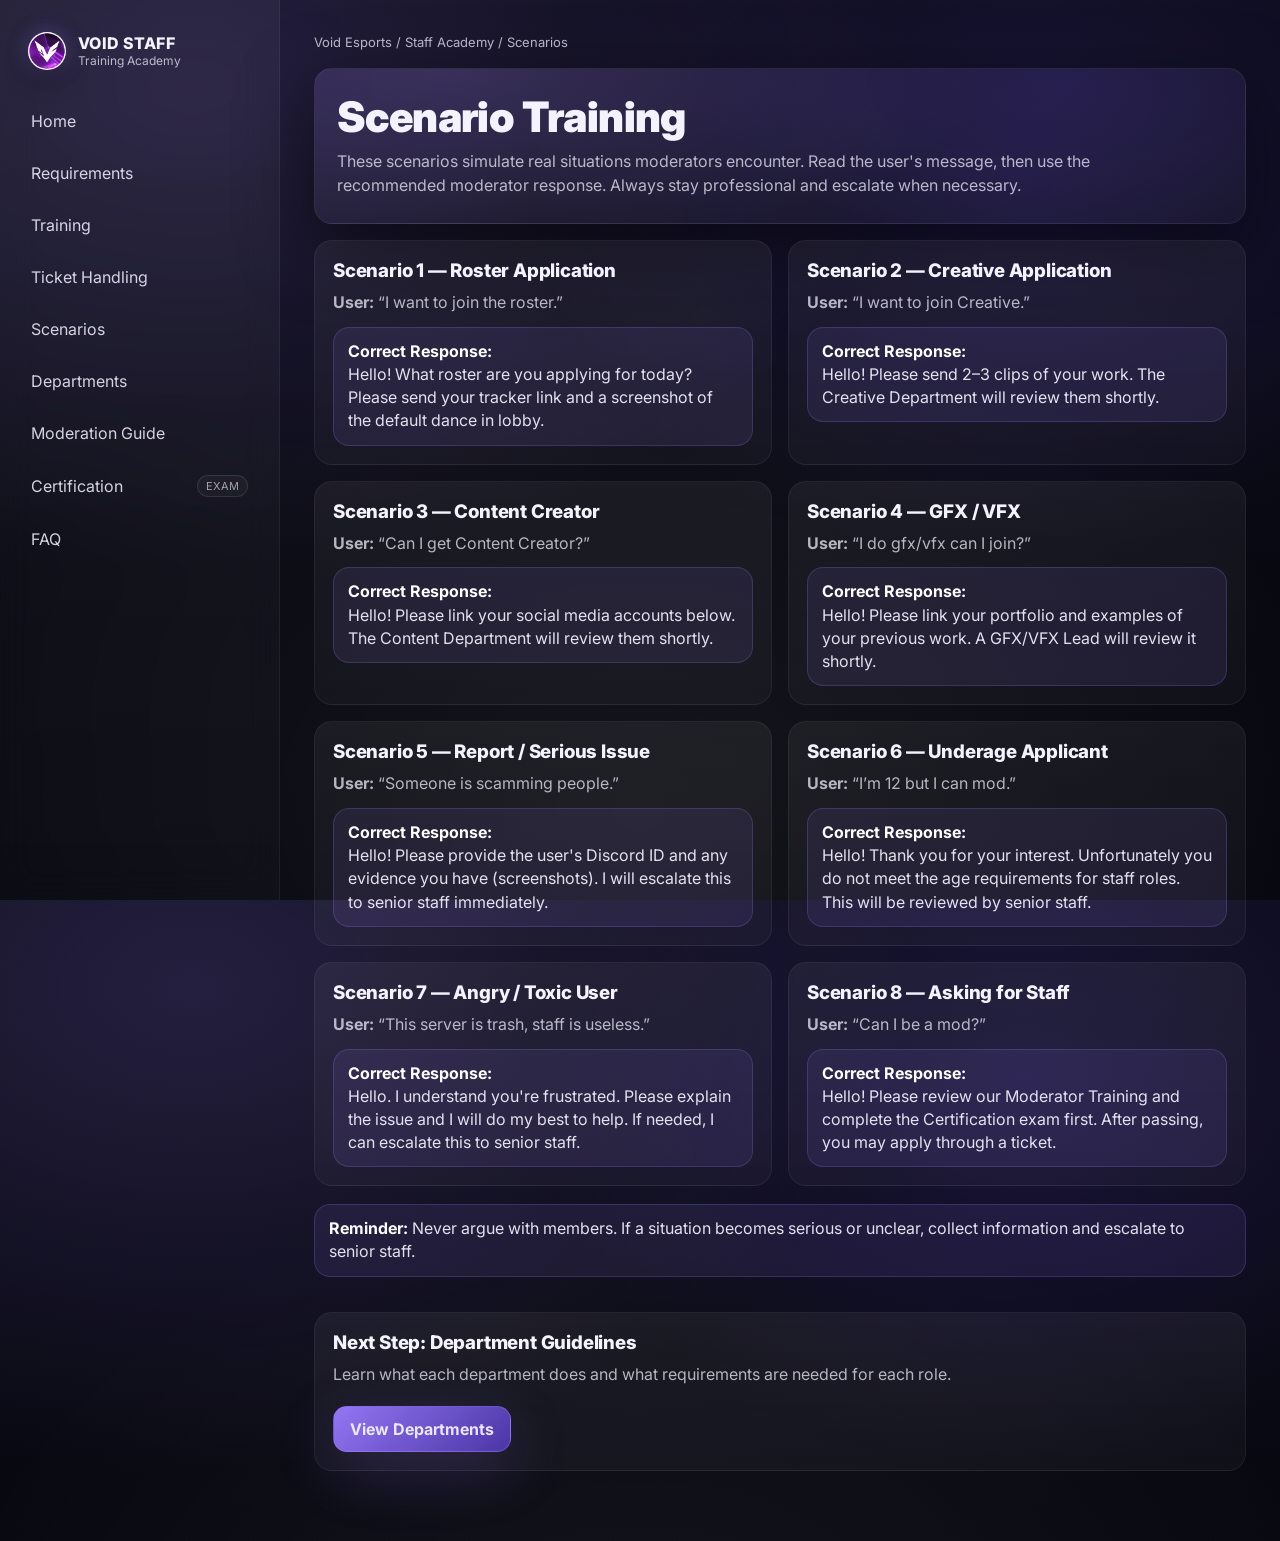
<file: scenarios.html>
<!DOCTYPE html>
<html lang="en">

<head>
<meta charset="UTF-8">
<meta name="viewport" content="width=device-width, initial-scale=1.0">

<title>Scenarios | Void Staff Academy</title>

<link href="https://fonts.googleapis.com/css2?family=Inter:wght@300;400;600;800;900&display=swap" rel="stylesheet">

<link rel="stylesheet" href="css/main.css">
<link rel="stylesheet" href="css/layout.css">
<link rel="stylesheet" href="css/components.css">
</head>

<body>

<div class="shell">

<!-- SIDEBAR -->
<aside class="sidebar">

  <div class="brand">

<img src="assets/logo.png" class="brand-logo">

<div class="brand-title">
<div class="top">VOID STAFF</div>
<div class="sub">Training Academy</div>
</div>

</div>

  <nav class="nav">
    <a href="index.html">Home</a>
    <a href="requirements.html">Requirements</a>
    <a href="training.html">Training</a>
    <a href="tickets.html">Ticket Handling</a>
    <a href="scenarios.html">Scenarios</a>
    <a href="roles.html">Departments</a>
    <a href="moderation.html">Moderation Guide</a>
    <a href="certification.html">Certification <span class="tag">EXAM</span></a>
    <a href="faq.html">FAQ</a>
  </nav>

</aside>

<!-- MAIN -->
<main class="main">

<div class="container fade-in">

  <div class="topbar">
    <div class="breadcrumb">Void Esports / Staff Academy / Scenarios</div>
  </div>

  <!-- HERO -->
  <section class="hero">
    <h1>Scenario Training</h1>
    <p>
      These scenarios simulate real situations moderators encounter.
      Read the user's message, then use the recommended moderator response.
      Always stay professional and escalate when necessary.
    </p>
  </section>

  <!-- SCENARIO CARDS -->
  <section class="grid cols-2">

    <div class="card">
      <h3>Scenario 1 — Roster Application</h3>
      <p><strong>User:</strong> “I want to join the roster.”</p>
      <div class="notice">
        <strong>Correct Response:</strong><br>
        Hello! What roster are you applying for today? Please send your tracker link and a screenshot of the default dance in lobby.
      </div>
    </div>

    <div class="card">
      <h3>Scenario 2 — Creative Application</h3>
      <p><strong>User:</strong> “I want to join Creative.”</p>
      <div class="notice">
        <strong>Correct Response:</strong><br>
        Hello! Please send 2–3 clips of your work. The Creative Department will review them shortly.
      </div>
    </div>

    <div class="card">
      <h3>Scenario 3 — Content Creator</h3>
      <p><strong>User:</strong> “Can I get Content Creator?”</p>
      <div class="notice">
        <strong>Correct Response:</strong><br>
        Hello! Please link your social media accounts below. The Content Department will review them shortly.
      </div>
    </div>

    <div class="card">
      <h3>Scenario 4 — GFX / VFX</h3>
      <p><strong>User:</strong> “I do gfx/vfx can I join?”</p>
      <div class="notice">
        <strong>Correct Response:</strong><br>
        Hello! Please link your portfolio and examples of your previous work. A GFX/VFX Lead will review it shortly.
      </div>
    </div>

    <div class="card">
      <h3>Scenario 5 — Report / Serious Issue</h3>
      <p><strong>User:</strong> “Someone is scamming people.”</p>
      <div class="notice">
        <strong>Correct Response:</strong><br>
        Hello! Please provide the user's Discord ID and any evidence you have (screenshots). I will escalate this to senior staff immediately.
      </div>
    </div>

    <div class="card">
      <h3>Scenario 6 — Underage Applicant</h3>
      <p><strong>User:</strong> “I’m 12 but I can mod.”</p>
      <div class="notice">
        <strong>Correct Response:</strong><br>
        Hello! Thank you for your interest. Unfortunately you do not meet the age requirements for staff roles. This will be reviewed by senior staff.
      </div>
    </div>

    <div class="card">
      <h3>Scenario 7 — Angry / Toxic User</h3>
      <p><strong>User:</strong> “This server is trash, staff is useless.”</p>
      <div class="notice">
        <strong>Correct Response:</strong><br>
        Hello. I understand you're frustrated. Please explain the issue and I will do my best to help. If needed, I can escalate this to senior staff.
      </div>
    </div>

    <div class="card">
      <h3>Scenario 8 — Asking for Staff</h3>
      <p><strong>User:</strong> “Can I be a mod?”</p>
      <div class="notice">
        <strong>Correct Response:</strong><br>
        Hello! Please review our Moderator Training and complete the Certification exam first. After passing, you may apply through a ticket.
      </div>
    </div>

  </section>

  <div class="notice" style="margin-top:18px">
    <strong>Reminder:</strong> Never argue with members. If a situation becomes serious or unclear,
    collect information and escalate to senior staff.
  </div>

  <!-- NEXT -->
  <section style="margin-top:35px">
    <div class="card">
      <h3>Next Step: Department Guidelines</h3>
      <p>
        Learn what each department does and what requirements are needed
        for each role.
      </p>
      <br>
      <a href="roles.html" class="btn primary">View Departments</a>
    </div>
  </section>

</div>

</main>
</div>

</body>
</html>
</file>
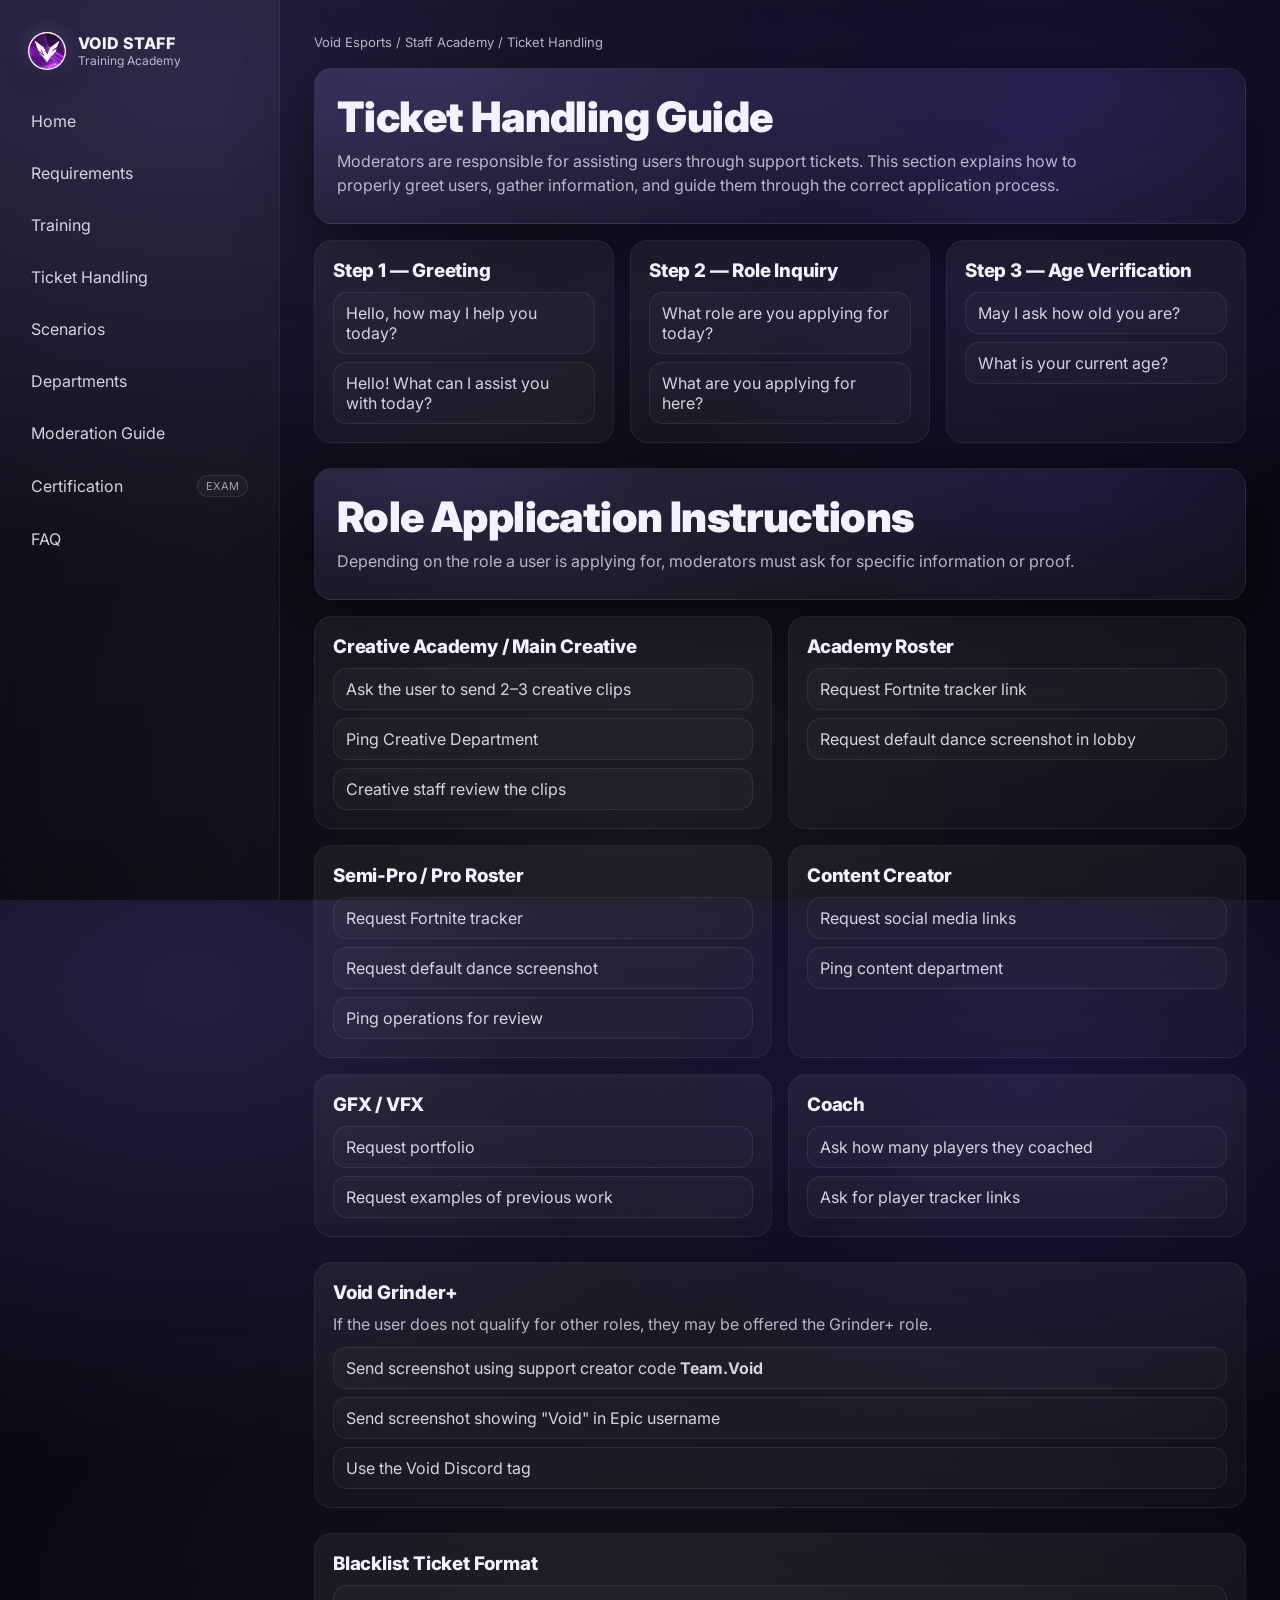
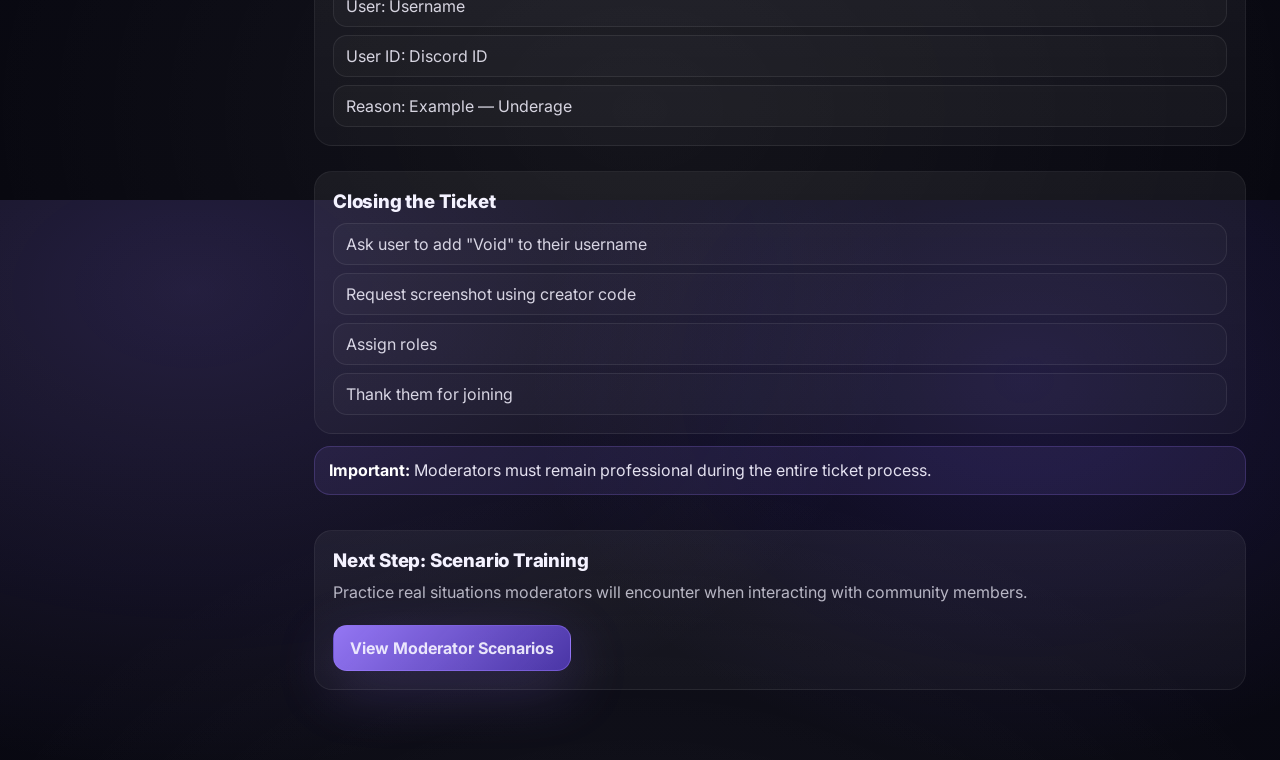
<file: tickets.html>
<!DOCTYPE html>

<html lang="en">

<head>
<meta charset="UTF-8">
<meta name="viewport" content="width=device-width, initial-scale=1.0">

<title>Ticket Handling | Void Staff Academy</title>

<link href="https://fonts.googleapis.com/css2?family=Inter:wght@300;400;600;800;900&display=swap" rel="stylesheet">

<link rel="stylesheet" href="css/main.css">
<link rel="stylesheet" href="css/layout.css">
<link rel="stylesheet" href="css/components.css">

</head>

<body>

<div class="shell">

<!-- SIDEBAR -->

<aside class="sidebar">

<div class="brand">

<img src="assets/logo.png" class="brand-logo">

<div class="brand-title">
<div class="top">VOID STAFF</div>
<div class="sub">Training Academy</div>
</div>

</div>

<nav class="nav">

<a href="index.html">Home</a>

<a href="requirements.html">Requirements</a>

<a href="training.html">Training</a>

<a href="tickets.html">Ticket Handling</a>

<a href="scenarios.html">Scenarios</a>

<a href="roles.html">Departments</a>

<a href="moderation.html">Moderation Guide</a>

<a href="certification.html">Certification <span class="tag">EXAM</span></a>

<a href="faq.html">FAQ</a>

</nav>

</aside>

<!-- MAIN -->

<main class="main">

<div class="container fade-in">

<div class="topbar">
<div class="breadcrumb">
Void Esports / Staff Academy / Ticket Handling
</div>
</div>

<!-- HERO -->

<section class="hero">

<h1>Ticket Handling Guide</h1>

<p>
Moderators are responsible for assisting users through support tickets.
This section explains how to properly greet users, gather information,
and guide them through the correct application process.
</p>

</section>

<!-- STEP PROCESS -->

<section class="grid cols-3">

<div class="card">

<h3>Step 1 — Greeting</h3>

<div class="list">

<div class="item">Hello, how may I help you today?</div>

<div class="item">Hello! What can I assist you with today?</div>

</div>

</div>

<div class="card">

<h3>Step 2 — Role Inquiry</h3>

<div class="list">

<div class="item">What role are you applying for today?</div>

<div class="item">What are you applying for here?</div>

</div>

</div>

<div class="card">

<h3>Step 3 — Age Verification</h3>

<div class="list">

<div class="item">May I ask how old you are?</div>

<div class="item">What is your current age?</div>

</div>

</div>

</section>

<!-- ROLE SPECIFIC -->

<section class="hero" style="margin-top:25px">

<h1>Role Application Instructions</h1>

<p>
Depending on the role a user is applying for, moderators must ask
for specific information or proof.
</p>

</section>

<section class="grid cols-2">

<div class="card">

<h3>Creative Academy / Main Creative</h3>

<div class="list">

<div class="item">Ask the user to send 2–3 creative clips</div>

<div class="item">Ping Creative Department</div>

<div class="item">Creative staff review the clips</div>

</div>

</div>

<div class="card">

<h3>Academy Roster</h3>

<div class="list">

<div class="item">Request Fortnite tracker link</div>

<div class="item">Request default dance screenshot in lobby</div>

</div>

</div>

<div class="card">

<h3>Semi-Pro / Pro Roster</h3>

<div class="list">

<div class="item">Request Fortnite tracker</div>

<div class="item">Request default dance screenshot</div>

<div class="item">Ping operations for review</div>

</div>

</div>

<div class="card">

<h3>Content Creator</h3>

<div class="list">

<div class="item">Request social media links</div>

<div class="item">Ping content department</div>

</div>

</div>

<div class="card">

<h3>GFX / VFX</h3>

<div class="list">

<div class="item">Request portfolio</div>

<div class="item">Request examples of previous work</div>

</div>

</div>

<div class="card">

<h3>Coach</h3>

<div class="list">

<div class="item">Ask how many players they coached</div>

<div class="item">Ask for player tracker links</div>

</div>

</div>

</section>

<!-- GRINDER+ -->

<section class="card" style="margin-top:25px">

<h3>Void Grinder+</h3>

<p>
If the user does not qualify for other roles, they may be offered
the Grinder+ role.
</p>

<div class="list">

<div class="item">Send screenshot using support creator code <strong>Team.Void</strong></div>

<div class="item">Send screenshot showing "Void" in Epic username</div>

<div class="item">Use the Void Discord tag</div>

</div>

</section>

<!-- BLACKLIST -->

<section class="card" style="margin-top:25px">

<h3>Blacklist Ticket Format</h3>

<div class="list">

<div class="item">User: Username</div>

<div class="item">User ID: Discord ID</div>

<div class="item">Reason: Example — Underage</div>

</div>

</section>

<!-- CLOSING -->

<section class="card" style="margin-top:25px">

<h3>Closing the Ticket</h3>

<div class="list">

<div class="item">Ask user to add "Void" to their username</div>

<div class="item">Request screenshot using creator code</div>

<div class="item">Assign roles</div>

<div class="item">Thank them for joining</div>

</div>

</section>

<div class="notice">

<strong>Important:</strong>
Moderators must remain professional during the entire ticket process.

</div>

<!-- NEXT PAGE -->

<section style="margin-top:35px">

<div class="card">

<h3>Next Step: Scenario Training</h3>

<p>
Practice real situations moderators will encounter when interacting
with community members.
</p>

<br>

<a href="scenarios.html" class="btn primary">
View Moderator Scenarios
</a>

</div>

</section>

</div>

</main>

</div>

</body>

</html>
</file>
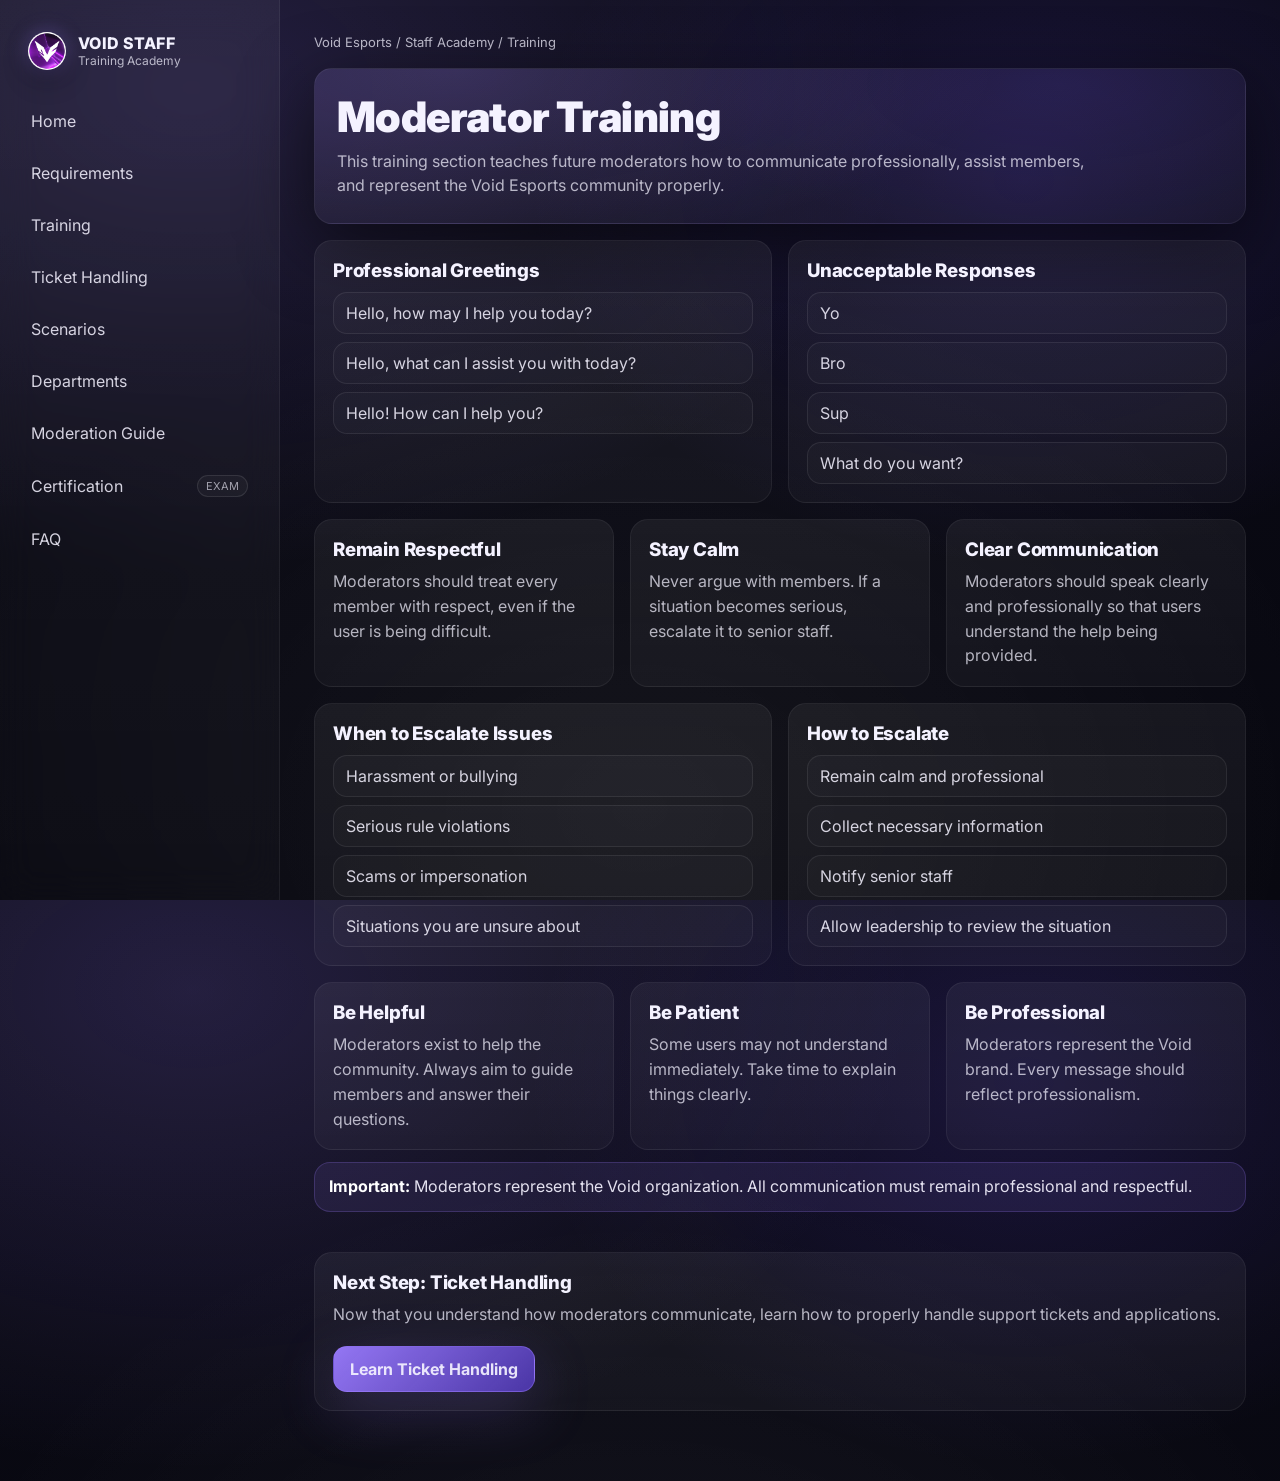
<file: training.html>
<!DOCTYPE html>

<html lang="en">

<head>
<meta charset="UTF-8">
<meta name="viewport" content="width=device-width, initial-scale=1.0">

<title>Moderator Training | Void Staff Academy</title>

<link href="https://fonts.googleapis.com/css2?family=Inter:wght@300;400;600;800;900&display=swap" rel="stylesheet">

<link rel="stylesheet" href="css/main.css">
<link rel="stylesheet" href="css/layout.css">
<link rel="stylesheet" href="css/components.css">

</head>

<body>

<div class="shell">

<!-- SIDEBAR -->

<aside class="sidebar">

<div class="brand">

<img src="assets/logo.png" class="brand-logo">

<div class="brand-title">
<div class="top">VOID STAFF</div>
<div class="sub">Training Academy</div>
</div>

</div>

<nav class="nav">

<a href="index.html">Home</a>

<a href="requirements.html">Requirements</a>

<a href="training.html">Training</a>

<a href="tickets.html">Ticket Handling</a>

<a href="scenarios.html">Scenarios</a>

<a href="roles.html">Departments</a>

<a href="moderation.html">Moderation Guide</a>

<a href="certification.html">Certification <span class="tag">EXAM</span></a>

<a href="faq.html">FAQ</a>

</nav>

</aside>

<!-- MAIN -->

<main class="main">

<div class="container fade-in">

<div class="topbar">
<div class="breadcrumb">
Void Esports / Staff Academy / Training
</div>
</div>

<!-- HERO -->

<section class="hero">

<h1>Moderator Training</h1>

<p>
This training section teaches future moderators how to communicate
professionally, assist members, and represent the Void Esports
community properly.
</p>

</section>

<!-- PROFESSIONAL COMMUNICATION -->

<section class="grid cols-2">

<div class="card">

<h3>Professional Greetings</h3>

<div class="list">

<div class="item">Hello, how may I help you today?</div>

<div class="item">Hello, what can I assist you with today?</div>

<div class="item">Hello! How can I help you?</div>

</div>

</div>

<div class="card">

<h3>Unacceptable Responses</h3>

<div class="list">

<div class="item">Yo</div>

<div class="item">Bro</div>

<div class="item">Sup</div>

<div class="item">What do you want?</div>

</div>

</div>

</section>

<!-- PROFESSIONAL CONDUCT -->

<section class="grid cols-3">

<div class="card">

<h3>Remain Respectful</h3>

<p>
Moderators should treat every member with respect, even if the
user is being difficult.
</p>

</div>

<div class="card">

<h3>Stay Calm</h3>

<p>
Never argue with members. If a situation becomes serious,
escalate it to senior staff.
</p>

</div>

<div class="card">

<h3>Clear Communication</h3>

<p>
Moderators should speak clearly and professionally so that
users understand the help being provided.
</p>

</div>

</section>

<!-- ESCALATION -->

<section class="grid cols-2">

<div class="card">

<h3>When to Escalate Issues</h3>

<div class="list">

<div class="item">Harassment or bullying</div>

<div class="item">Serious rule violations</div>

<div class="item">Scams or impersonation</div>

<div class="item">Situations you are unsure about</div>

</div>

</div>

<div class="card">

<h3>How to Escalate</h3>

<div class="list">

<div class="item">Remain calm and professional</div>

<div class="item">Collect necessary information</div>

<div class="item">Notify senior staff</div>

<div class="item">Allow leadership to review the situation</div>

</div>

</div>

</section>

<!-- MODERATOR MINDSET -->

<section class="grid cols-3">

<div class="card">

<h3>Be Helpful</h3>

<p>
Moderators exist to help the community. Always aim to guide
members and answer their questions.
</p>

</div>

<div class="card">

<h3>Be Patient</h3>

<p>
Some users may not understand immediately. Take time to explain
things clearly.
</p>

</div>

<div class="card">

<h3>Be Professional</h3>

<p>
Moderators represent the Void brand. Every message should reflect
professionalism.
</p>

</div>

</section>

<!-- WARNING -->

<div class="notice">

<strong>Important:</strong>
Moderators represent the Void organization.
All communication must remain professional and respectful.

</div>

<!-- NEXT STEP -->

<section style="margin-top:40px">

<div class="card">

<h3>Next Step: Ticket Handling</h3>

<p>
Now that you understand how moderators communicate, learn how
to properly handle support tickets and applications.
</p>

<br>

<a href="tickets.html" class="btn primary">
Learn Ticket Handling
</a>

</div>

</section>

</div>

</main>

</div>

</body>

</html>
</file>
<file: css/main.css>
/* css/main.css */
:root{
  --bg0:#07070f;
  --bg1:#0b0b16;
  --panel:rgba(255,255,255,.06);
  --panel2:rgba(255,255,255,.035);
  --stroke:rgba(255,255,255,.10);
  --stroke2:rgba(255,255,255,.06);
  --text:#f4f2ff;
  --muted:rgba(244,242,255,.72);
  --accent:#9b7cff;
  --accent2:#6d4bff;
  --shadow:0 22px 70px rgba(0,0,0,.55);
  --radius:18px;
}

*{ box-sizing:border-box; margin:0; padding:0; }
html,body{ height:100%; }

body{
  font-family: Inter, system-ui, -apple-system, Segoe UI, Roboto, Arial, sans-serif;
  color:var(--text);
  background:
    radial-gradient(1200px 800px at 15% 10%, rgba(155,124,255,.18), transparent 60%),
    radial-gradient(900px 700px at 80% 20%, rgba(109,75,255,.16), transparent 55%),
    radial-gradient(1200px 900px at 50% 90%, rgba(255,255,255,.05), transparent 60%),
    linear-gradient(180deg, var(--bg1), var(--bg0));
  overflow-x:hidden;
}

a{ color:inherit; text-decoration:none; }
img{ max-width:100%; display:block; }

::selection{ background:rgba(155,124,255,.35); }

@media (prefers-reduced-motion: reduce){
  *{ animation:none !important; transition:none !important; scroll-behavior:auto !important; }
}
</file>
<file: css/layout.css>
/* css/layout.css */
.shell{
  display:flex;
  min-height:100vh;
}

.sidebar{
  width:280px;
  position:sticky;
  top:0;
  height:100vh;
  padding:22px 18px;
  border-right:1px solid var(--stroke2);
  background:linear-gradient(180deg, rgba(255,255,255,.05), rgba(255,255,255,.02));
  backdrop-filter: blur(18px);
}

.brand{
  display:flex;
  align-items:center;
  gap:12px;
  padding:10px 10px 18px;
}
.brand-logo{
  width:38px;
  height:38px;
  border-radius:50%;
  object-fit:cover;
  overflow:hidden;
  display:block;

  box-shadow:
  0 10px 25px rgba(0,0,0,.35),
  0 0 20px rgba(155,124,255,.35);
}
.brand-badge{
  width:38px;
  height:38px;
  border-radius:12px;
  background:linear-gradient(135deg, rgba(155,124,255,.9), rgba(109,75,255,.55));
  box-shadow: 0 18px 50px rgba(155,124,255,.25);
}

.brand-title{
  line-height:1.1;
}
.brand-title .top{
  font-weight:800;
  letter-spacing:.3px;
}
.brand-title .sub{
  font-size:12px;
  color:var(--muted);
  margin-top:2px;
}

.nav{
  margin-top:10px;
  display:flex;
  flex-direction:column;
  gap:6px;
}

.nav a{
  display:flex;
  align-items:center;
  justify-content:space-between;
  padding:12px 12px;
  border-radius:14px;
  border:1px solid transparent;
  color:rgba(244,242,255,.86);
  background:transparent;
  transition: transform .18s ease, background .18s ease, border-color .18s ease;
}

.nav a:hover{
  background:rgba(155,124,255,.10);
  border-color:rgba(155,124,255,.22);
  transform: translateY(-1px);
}

.nav .tag{
  font-size:11px;
  color:rgba(244,242,255,.62);
  border:1px solid rgba(255,255,255,.10);
  padding:3px 8px;
  border-radius:999px;
  background:rgba(255,255,255,.03);
}

.main{
  flex:1;
  padding:34px 34px 70px;
}

.container{
  max-width:1150px;
  margin:0 auto;
}

.topbar{
  display:flex;
  justify-content:space-between;
  align-items:center;
  gap:16px;
  margin-bottom:18px;
}

.breadcrumb{
  font-size:13px;
  color:var(--muted);
}
/* Active link styling (internal tool feel) */
.nav a.active{
  background:rgba(155,124,255,.16);
  border-color:rgba(155,124,255,.30);
  box-shadow: 0 16px 40px rgba(155,124,255,.14);
  transform: translateY(-1px);
}

/* Mobile sidebar toggle */
.mobile-topbar{
  display:none;
  align-items:center;
  justify-content:space-between;
  gap:12px;
  padding:14px 14px;
  border:1px solid var(--stroke2);
  border-radius:var(--radius);
  background:rgba(255,255,255,.03);
  backdrop-filter: blur(12px);
  margin-bottom:14px;
}

.mobile-topbar .title{
  font-weight:900;
  letter-spacing:-.2px;
}

.mobile-topbar .toggle{
  width:44px;
  height:44px;
  border-radius:14px;
  border:1px solid rgba(255,255,255,.12);
  background:rgba(255,255,255,.06);
  cursor:pointer;
  display:inline-flex;
  align-items:center;
  justify-content:center;
  transition: transform .18s ease, border-color .18s ease, background .18s ease;
}
.mobile-topbar .toggle:hover{
  transform: translateY(-1px);
  border-color: rgba(155,124,255,.30);
  background: rgba(155,124,255,.16);
}

/* Mobile behavior */
@media (max-width: 980px){
  .mobile-topbar{ display:flex; }

  .sidebar{
    display:block;
    position:fixed;
    left:0;
    top:0;
    width:84%;
    max-width:320px;
    transform: translateX(-110%);
    transition: transform .22s ease;
    z-index:999;
  }
  .sidebar.open{
    transform: translateX(0);
  }

  /* Dim background behind sidebar when open */
  .sidebar.open::after{
    content:"";
    position:fixed;
    inset:0;
    background:rgba(0,0,0,.55);
    z-index:-1;
  }
}
@media (max-width: 980px){
  .sidebar{ display:none; }
  .main{ padding:22px 18px 60px; }
}
body:has(title:contains("Certification")) .brand-logo{
display:none;
}
</file>
<file: css/components.css>
/* css/components.css */

/* subtle fade-in */
.fade-in{
  animation: fadeIn .55s ease both;
}
@keyframes fadeIn{
  from{ opacity:0; transform: translateY(8px); }
  to{ opacity:1; transform: translateY(0); }
}

.hero{
  padding:26px 22px;
  border-radius:var(--radius);
  background:
    radial-gradient(900px 300px at 15% 0%, rgba(155,124,255,.18), transparent 60%),
    radial-gradient(700px 280px at 80% 10%, rgba(109,75,255,.12), transparent 55%),
    rgba(255,255,255,.03);
  border:1px solid var(--stroke2);
  box-shadow: var(--shadow);
}

.hero h1{
  font-size:42px;
  line-height:1.05;
  letter-spacing:-.6px;
  font-weight:900;
}
.hero p{
  margin-top:10px;
  max-width:760px;
  color:var(--muted);
  line-height:1.5;
}

.grid{
  display:grid;
  gap:16px;
  margin-top:16px;
}
.grid.cols-3{ grid-template-columns: repeat(3, 1fr); }
.grid.cols-2{ grid-template-columns: repeat(2, 1fr); }

@media (max-width: 980px){
  .grid.cols-3{ grid-template-columns: 1fr; }
  .grid.cols-2{ grid-template-columns: 1fr; }
  .hero h1{ font-size:34px; }
}

.card{
  border-radius:var(--radius);
  border:1px solid var(--stroke2);
  background:linear-gradient(180deg, rgba(255,255,255,.055), rgba(255,255,255,.03));
  padding:18px 18px;
  transition: transform .2s ease, border-color .2s ease, background .2s ease;
}

.card:hover{
  transform: translateY(-2px);
  border-color: rgba(155,124,255,.24);
  background: linear-gradient(180deg, rgba(155,124,255,.09), rgba(255,255,255,.03));
}

.card h2, .card h3{
  font-weight:800;
  letter-spacing:-.2px;
}
.card p{
  margin-top:8px;
  color:var(--muted);
  line-height:1.55;
}

.pill{
  display:inline-flex;
  align-items:center;
  gap:8px;
  padding:7px 12px;
  border-radius:999px;
  border:1px solid rgba(255,255,255,.10);
  background:rgba(255,255,255,.03);
  color:rgba(244,242,255,.86);
  font-size:13px;
}

.kpi{
  display:flex;
  align-items:flex-end;
  gap:10px;
}
.kpi .value{
  font-size:34px;
  font-weight:900;
  color: var(--accent);
  line-height:1;
}
.kpi .label{
  padding-bottom:4px;
  font-size:13px;
  color: var(--muted);
}

.list{
  margin-top:10px;
  display:flex;
  flex-direction:column;
  gap:8px;
}
.list .item{
  padding:10px 12px;
  border-radius:14px;
  border:1px solid rgba(255,255,255,.08);
  background:rgba(255,255,255,.025);
  color:rgba(244,242,255,.86);
}

.notice{
  margin-top:12px;
  padding:12px 14px;
  border-radius:16px;
  border:1px solid rgba(155,124,255,.22);
  background: rgba(155,124,255,.10);
  color: rgba(244,242,255,.92);
  line-height:1.45;
}

.notice strong{ color: #fff; }

.btn{
  display:inline-flex;
  align-items:center;
  justify-content:center;
  gap:10px;
  padding:12px 16px;
  border-radius:14px;
  border:1px solid rgba(255,255,255,.12);
  background: rgba(255,255,255,.06);
  color: rgba(244,242,255,.92);
  font-weight:700;
  cursor:pointer;
  transition: transform .18s ease, border-color .18s ease, background .18s ease;
  user-select:none;
}

.btn:hover{
  transform: translateY(-1px);
  border-color: rgba(155,124,255,.30);
  background: rgba(155,124,255,.16);
}

.btn.primary{
  border-color: rgba(155,124,255,.40);
  background: linear-gradient(135deg, rgba(155,124,255,.95), rgba(109,75,255,.60));
  box-shadow: 0 18px 60px rgba(155,124,255,.22);
}
.btn.primary:hover{
  background: linear-gradient(135deg, rgba(155,124,255,1), rgba(109,75,255,.75));
}
.hero-logo{
  width:80px;
  height:80px;
  border-radius:50%;
  object-fit:cover;
  overflow:hidden;
}
.brand-logo{
  background:#0b0b14;
}
</file>
